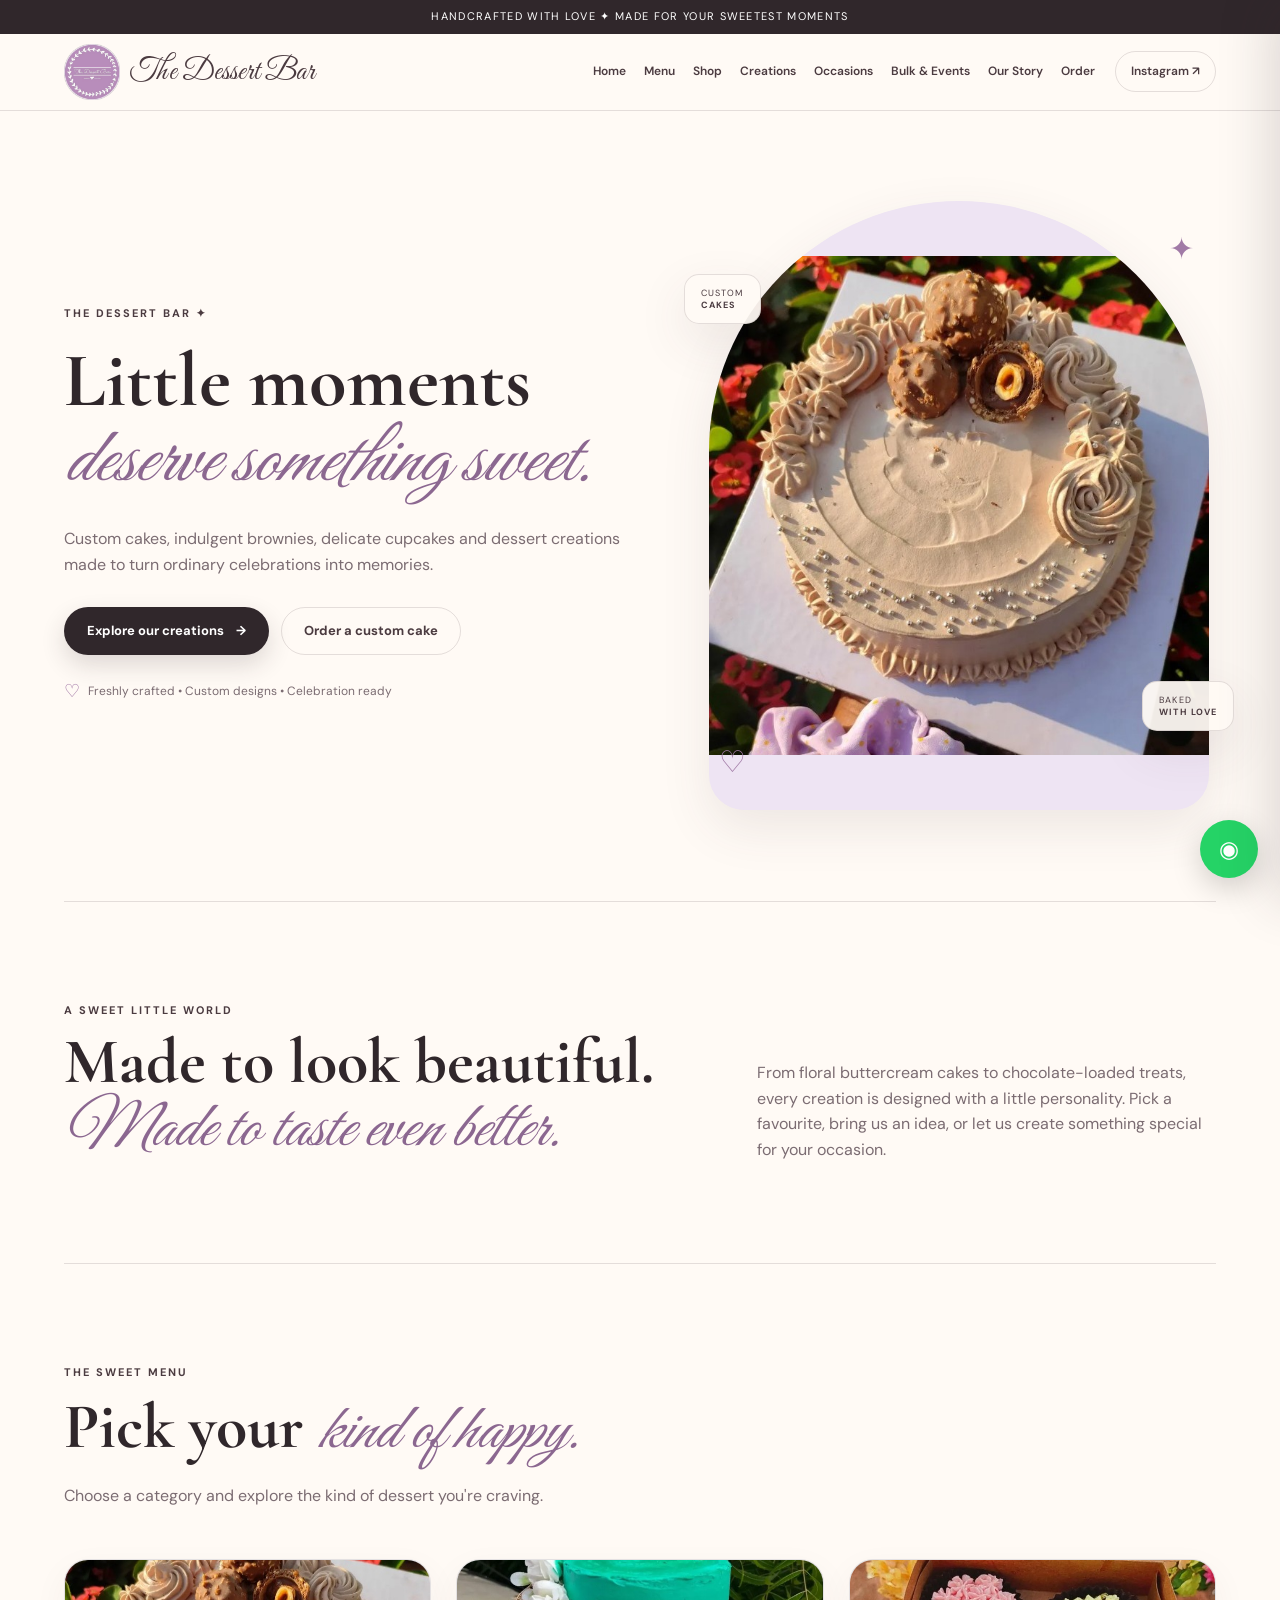
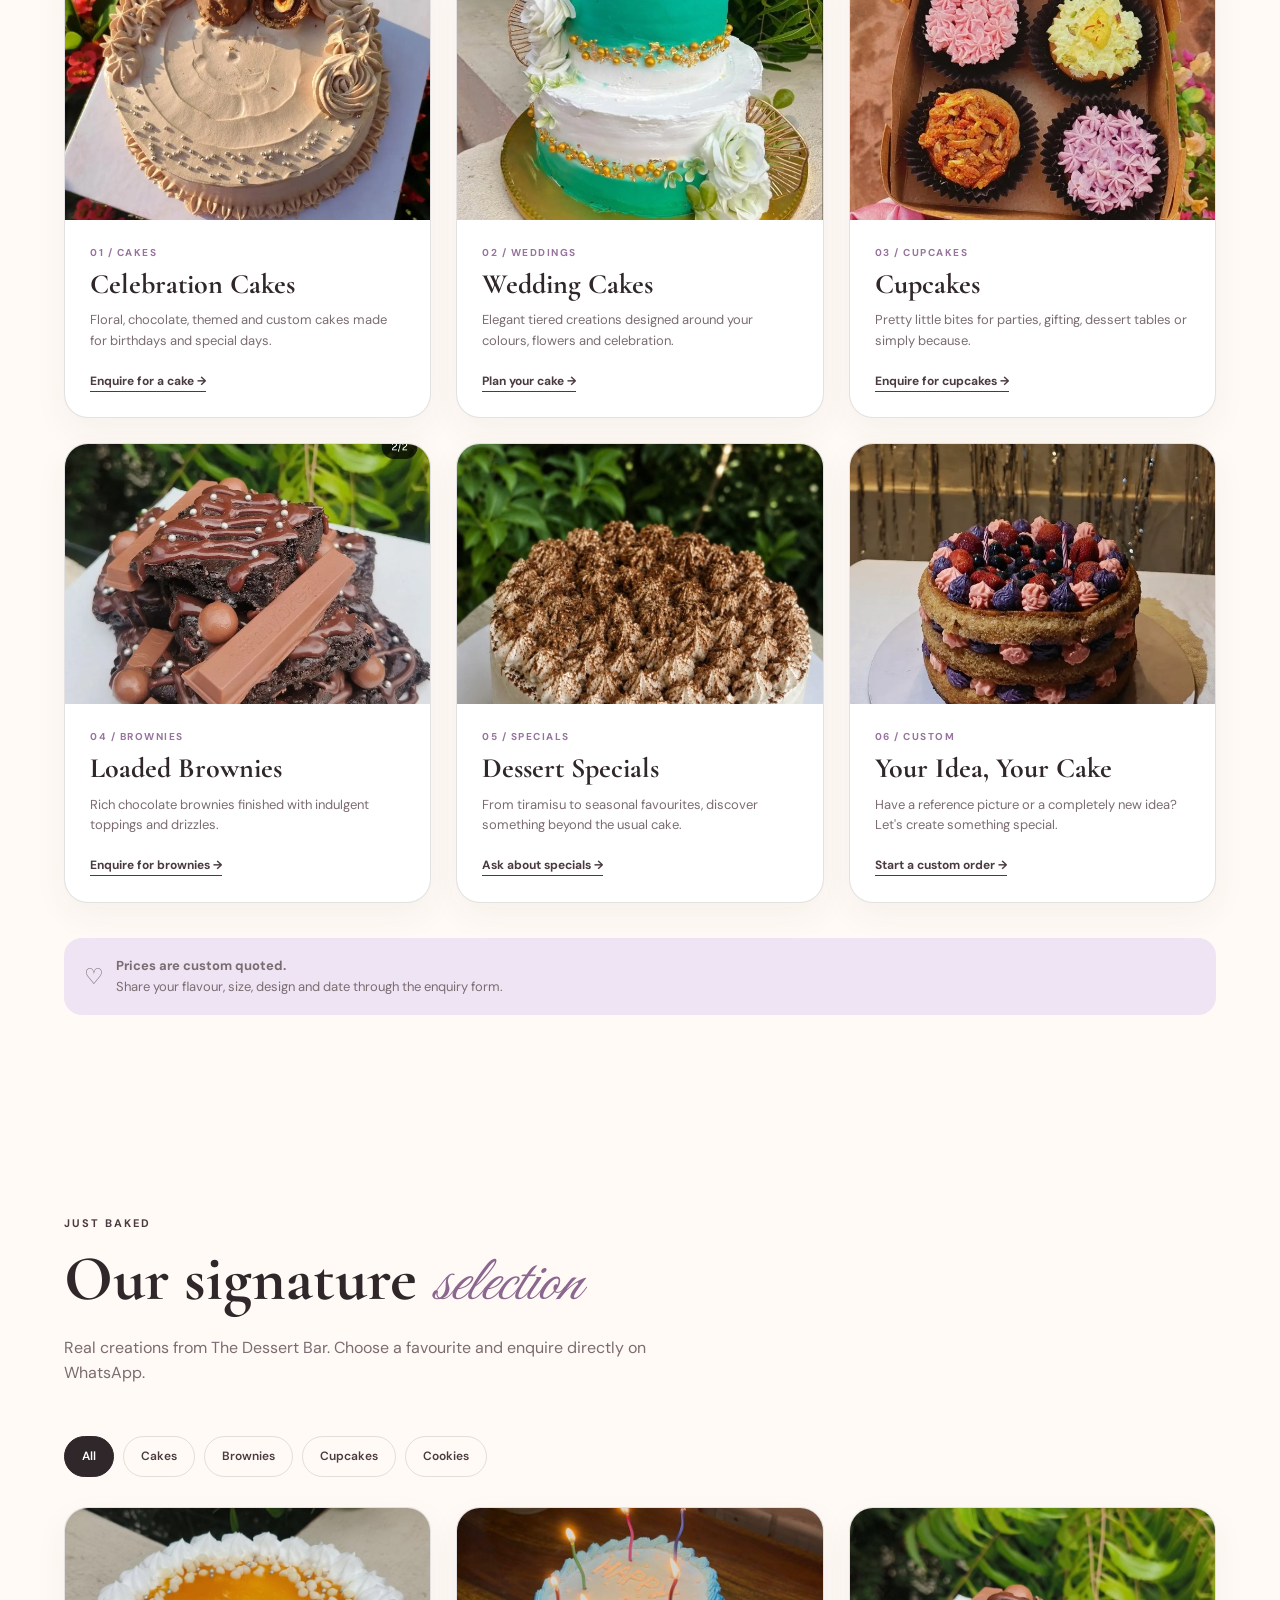
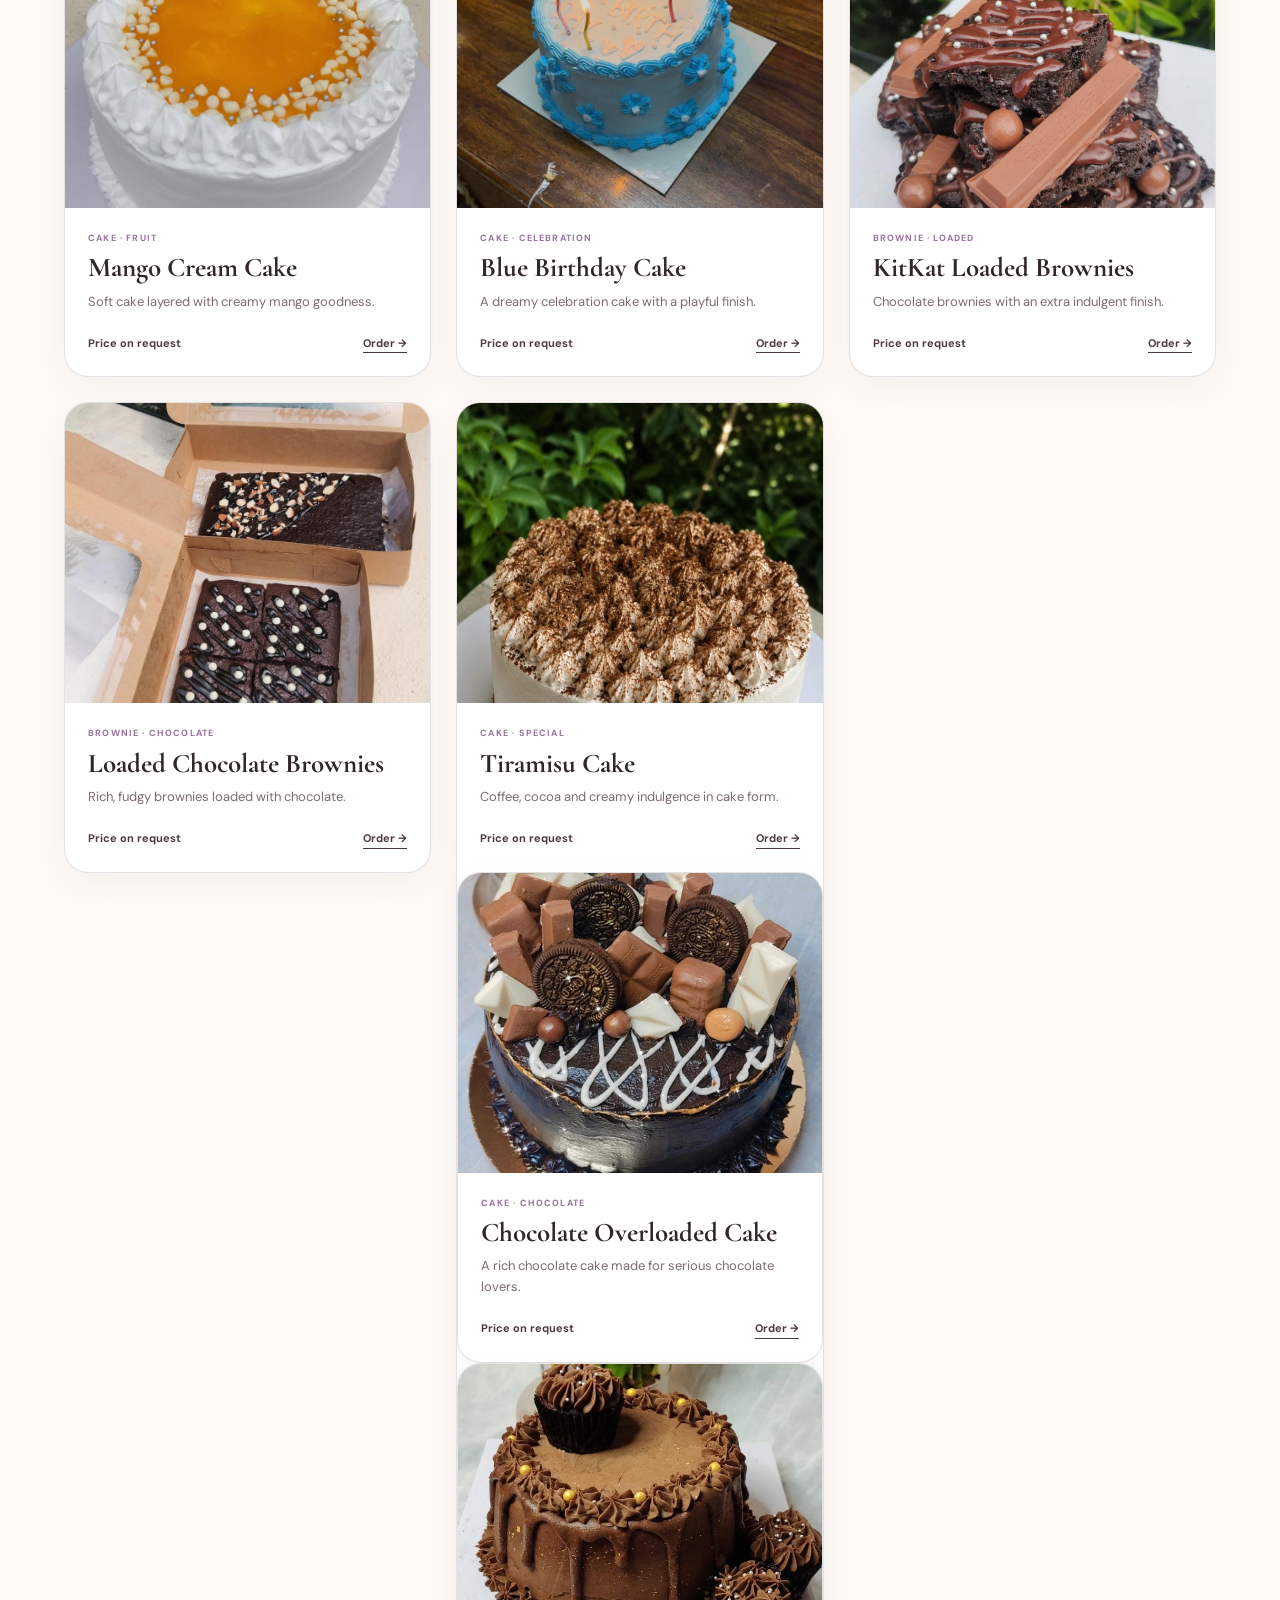
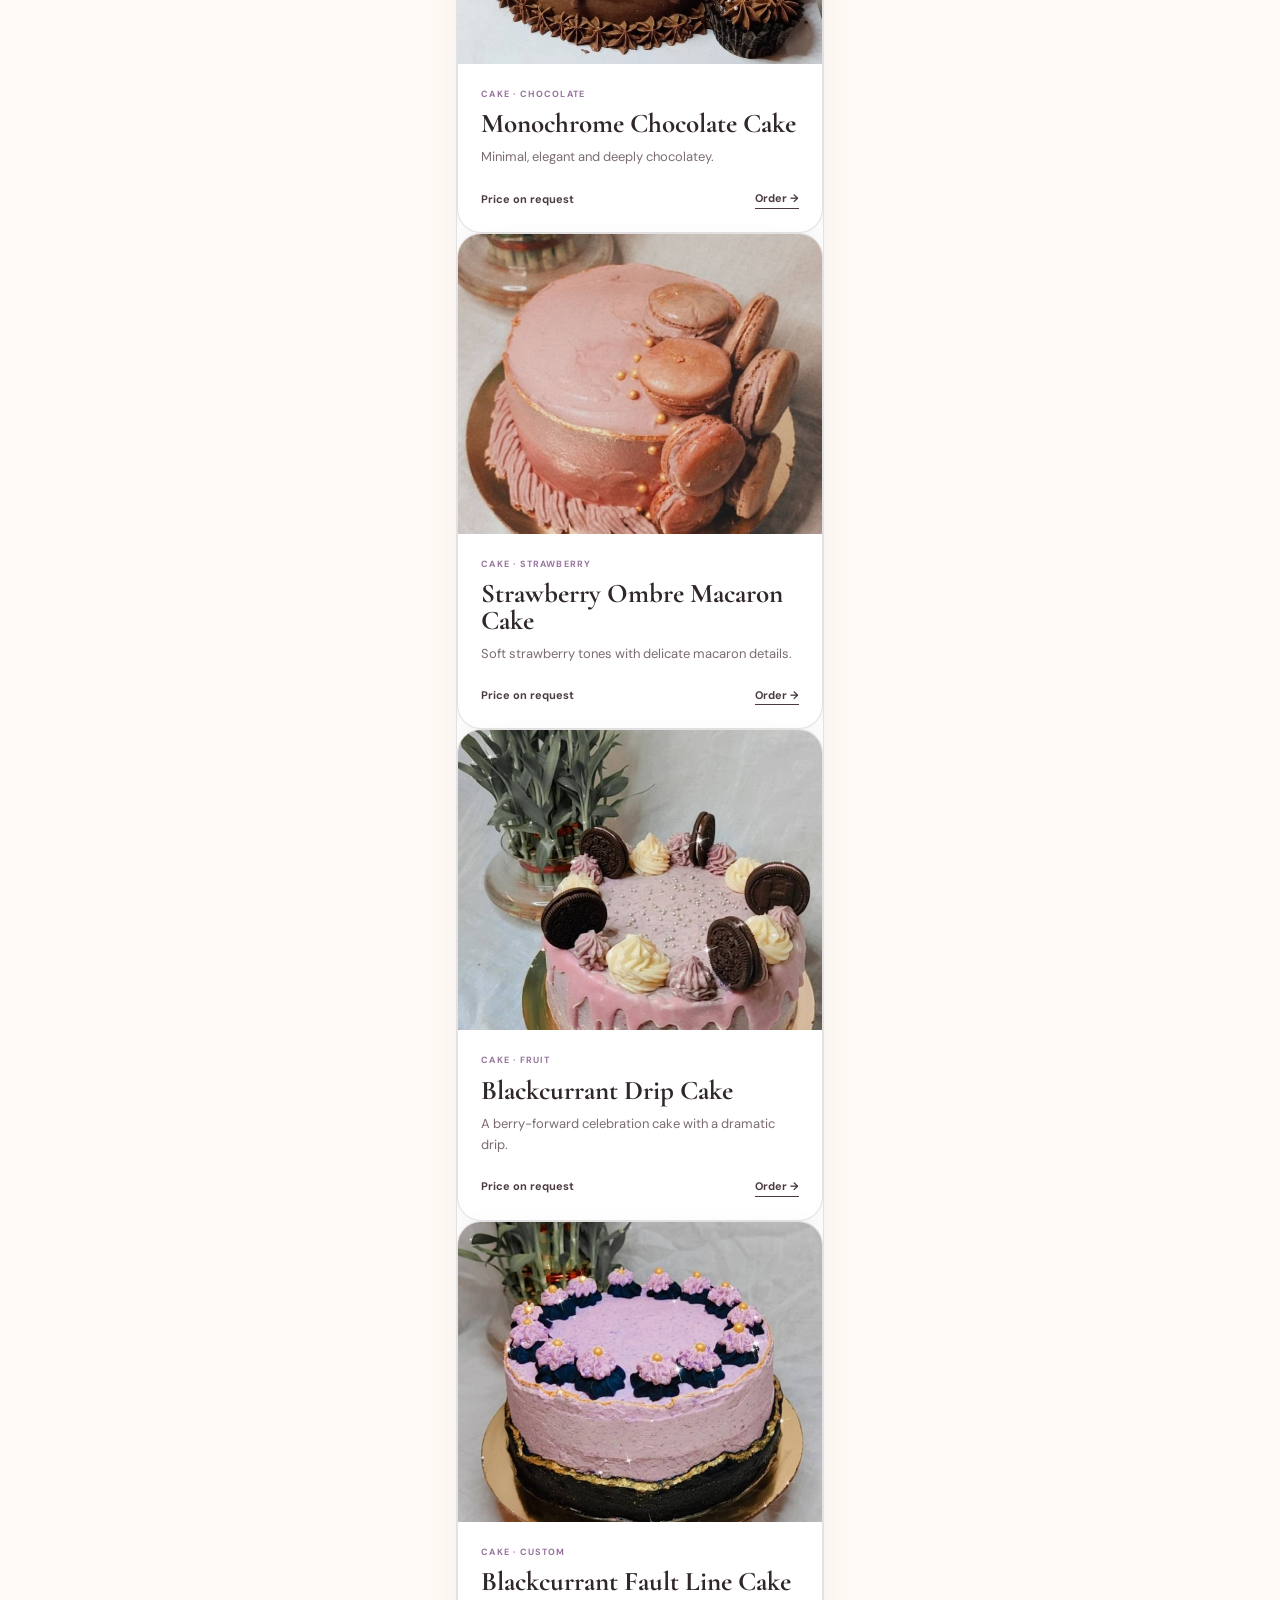
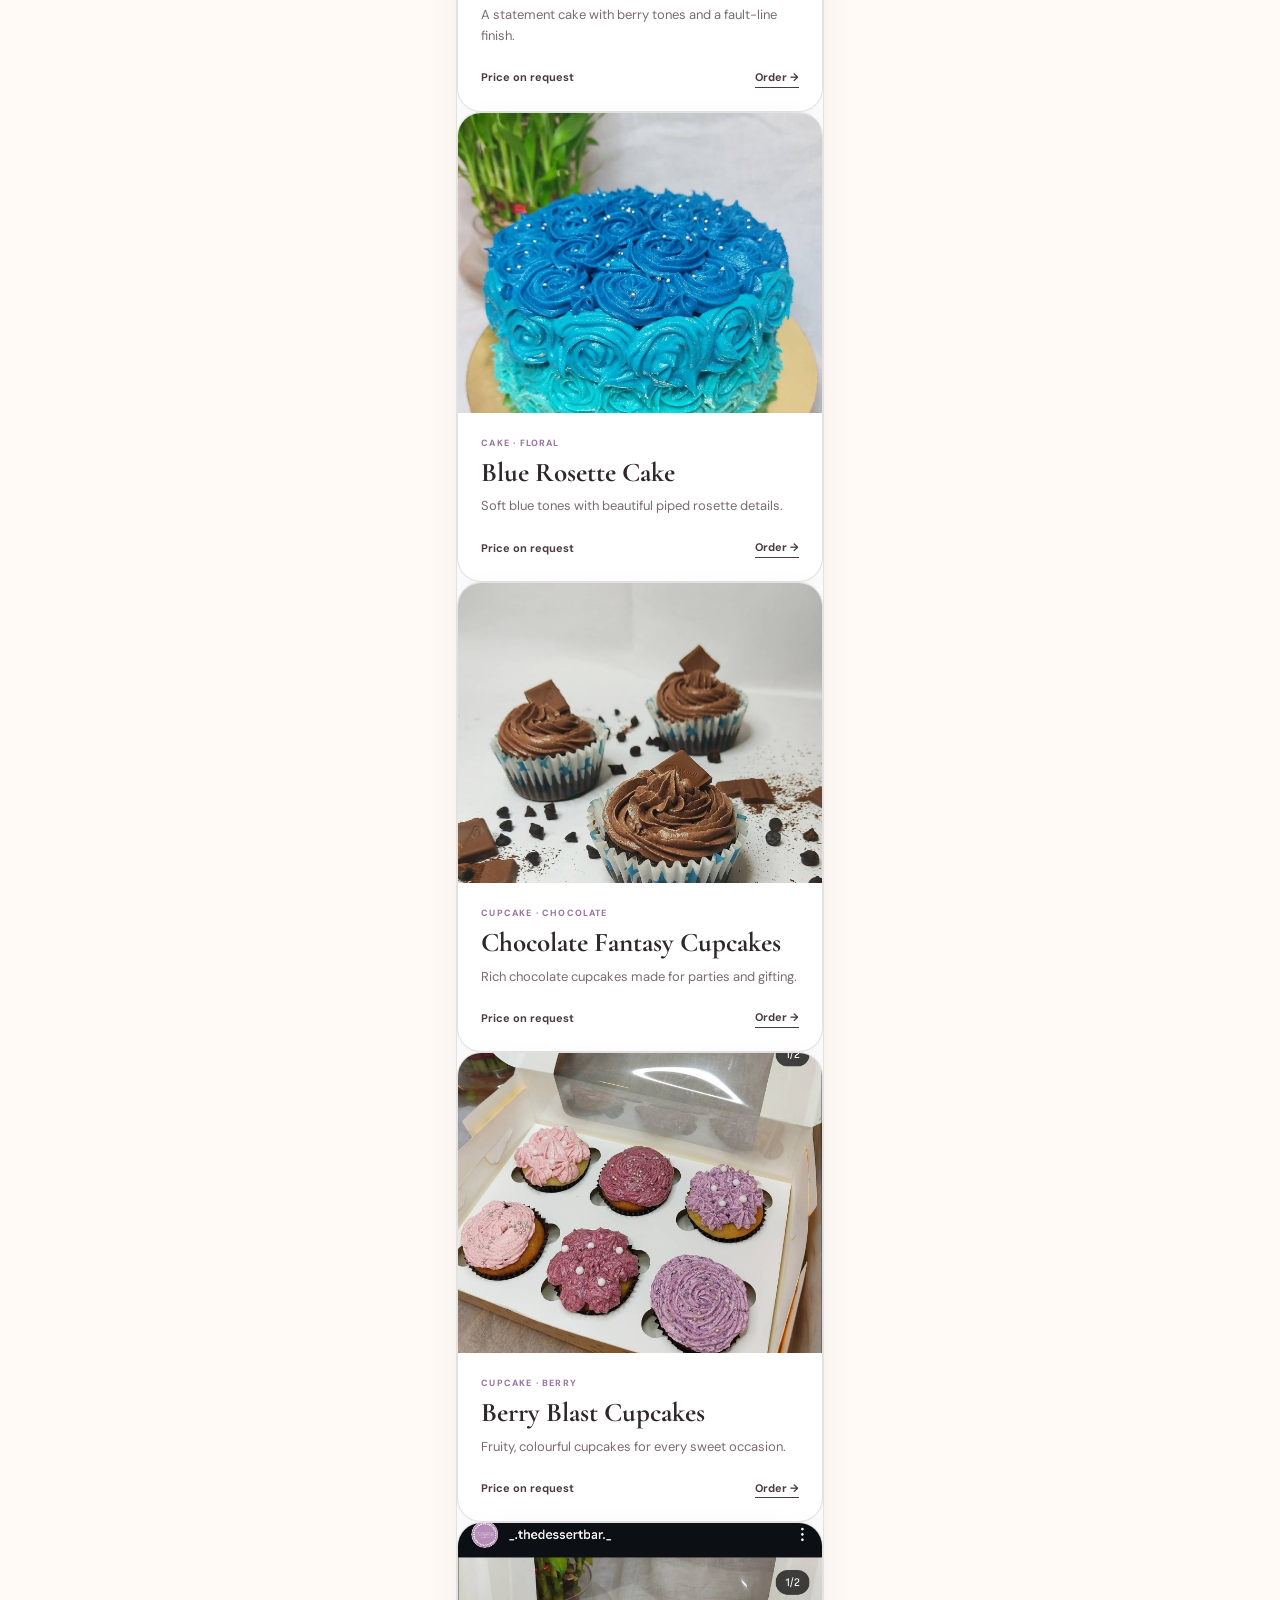
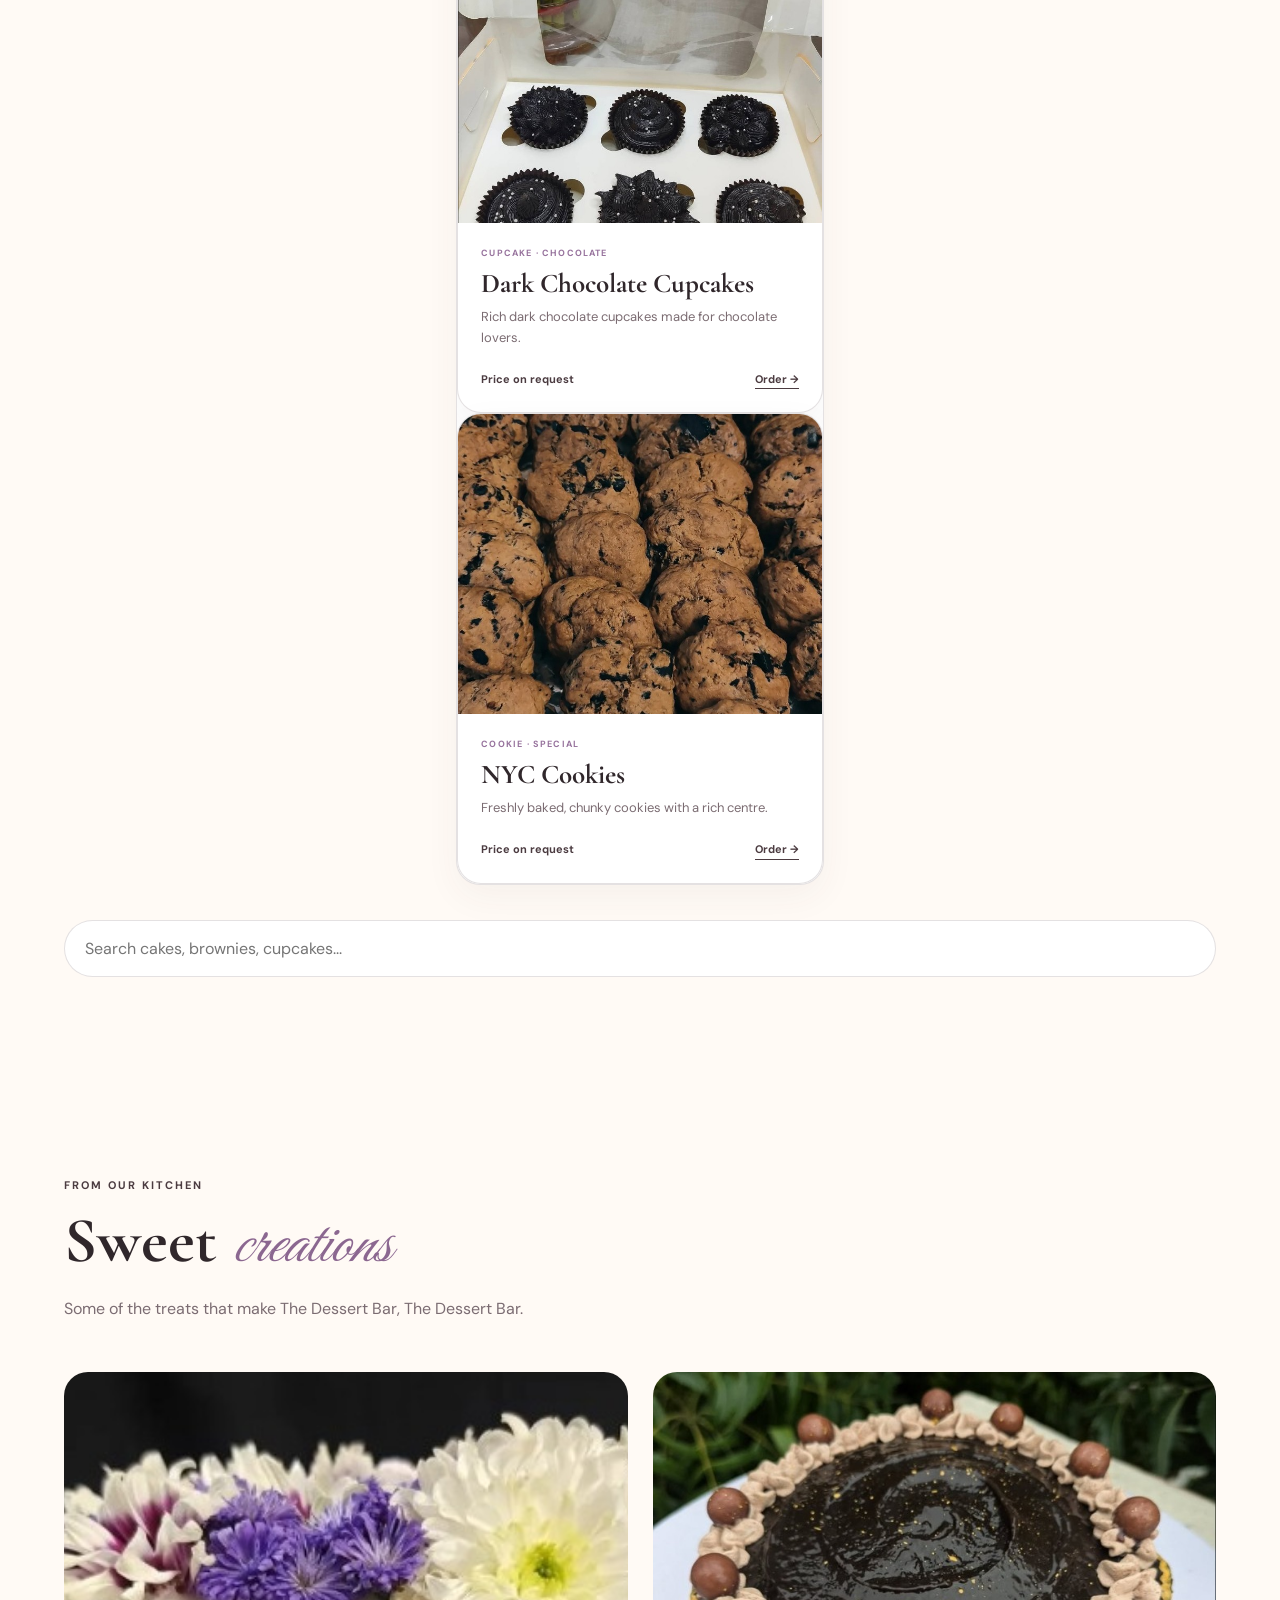
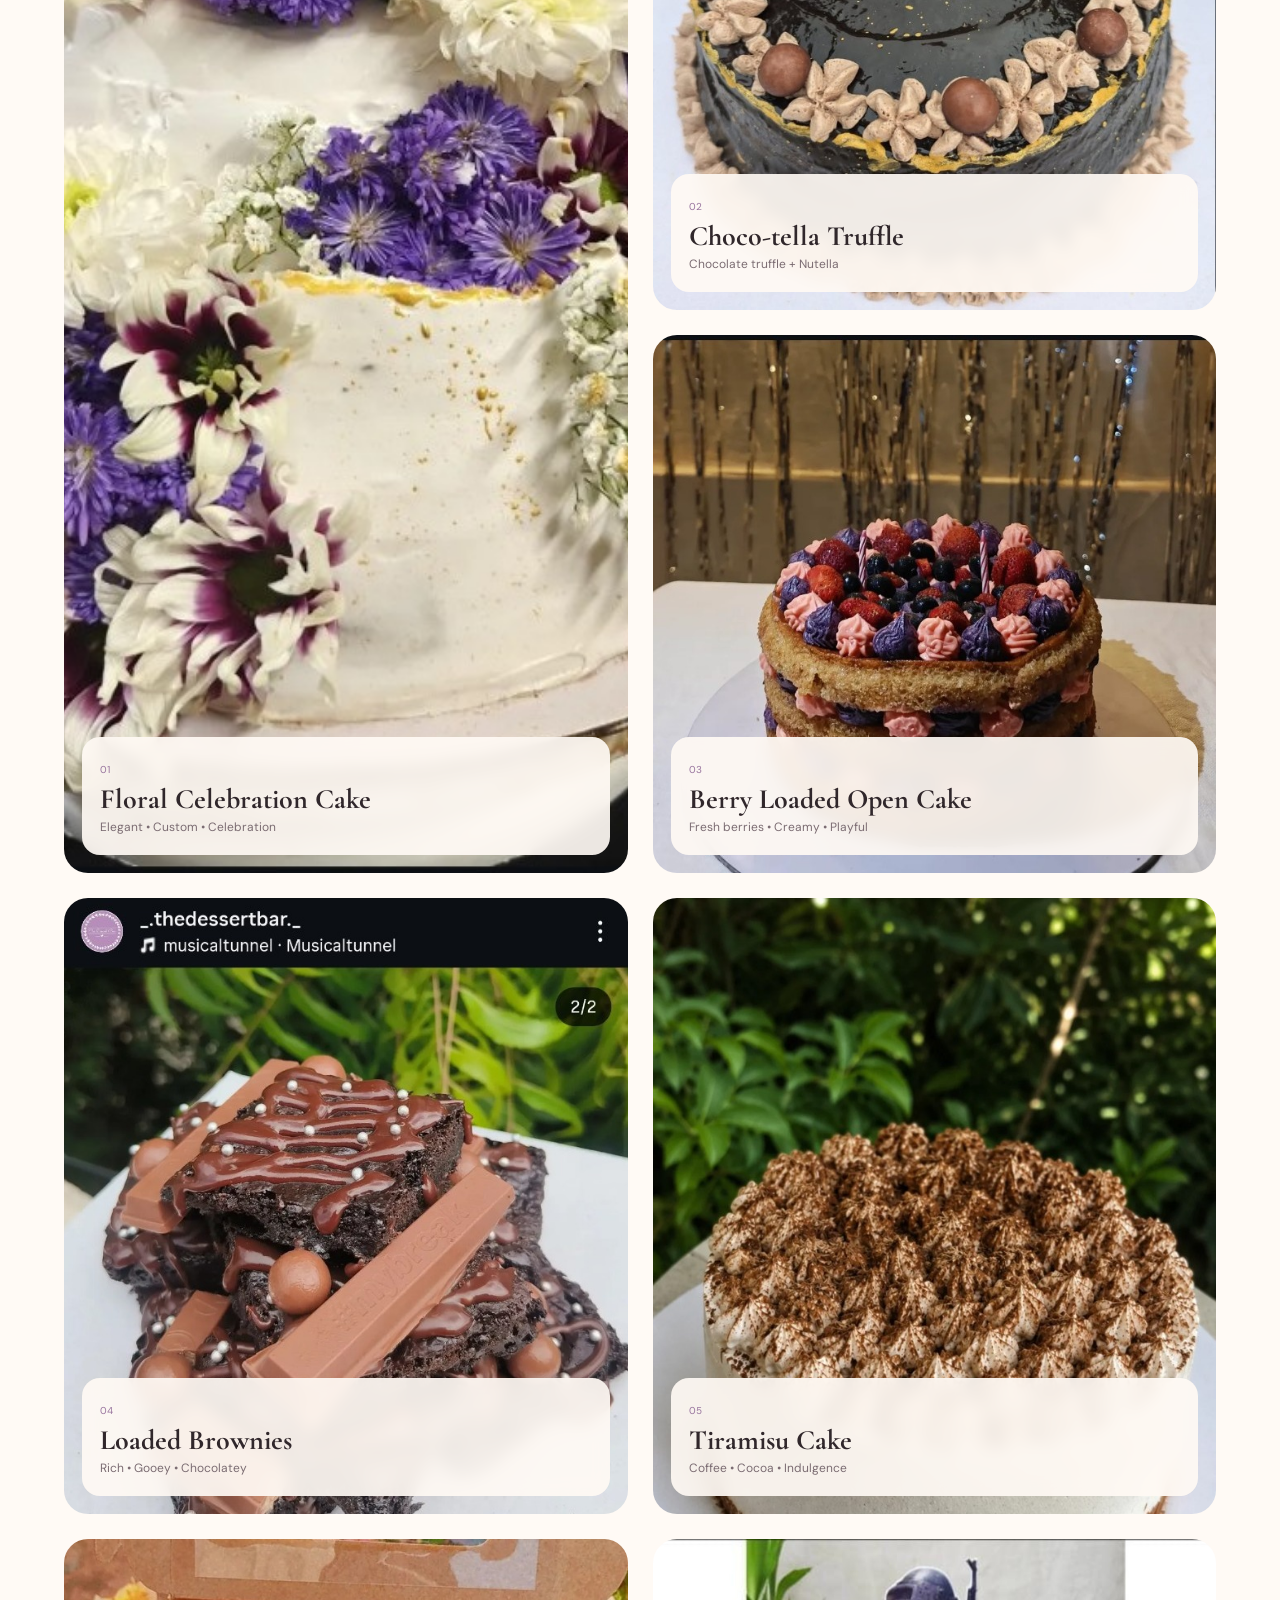
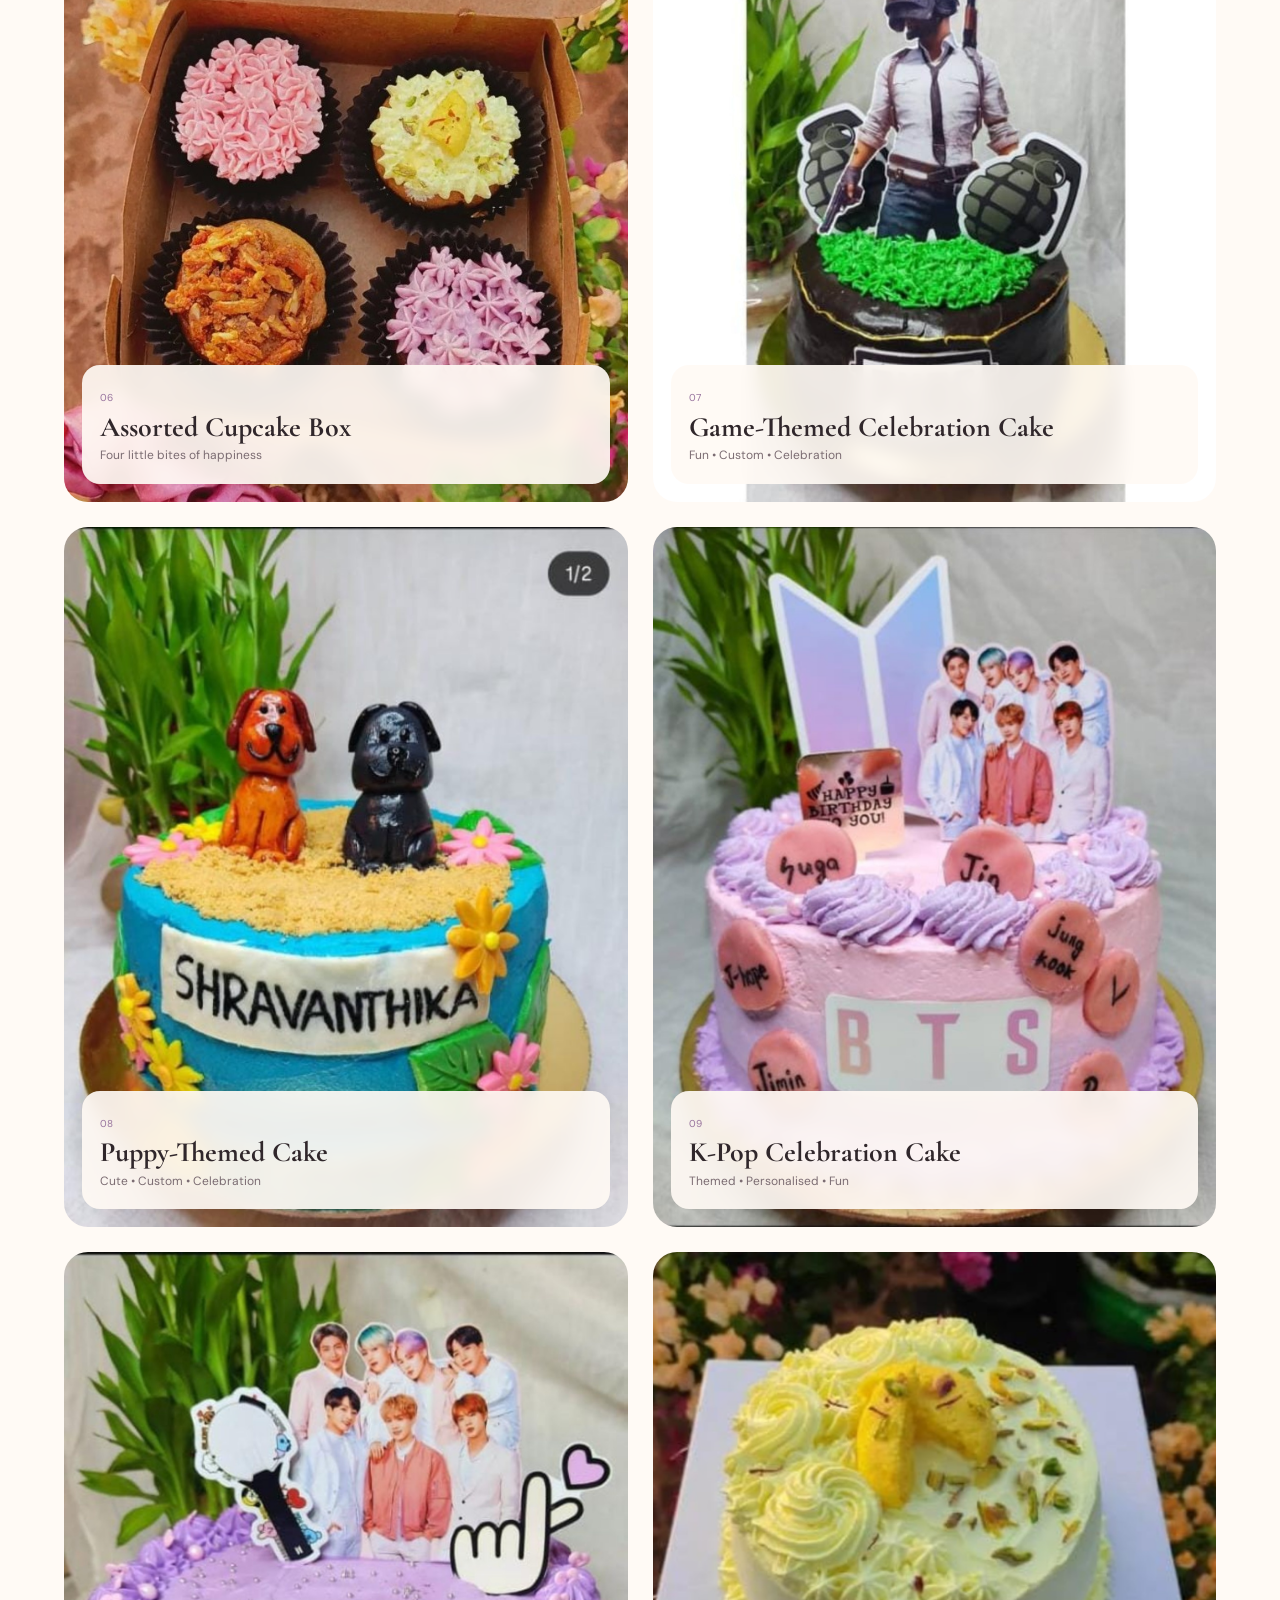
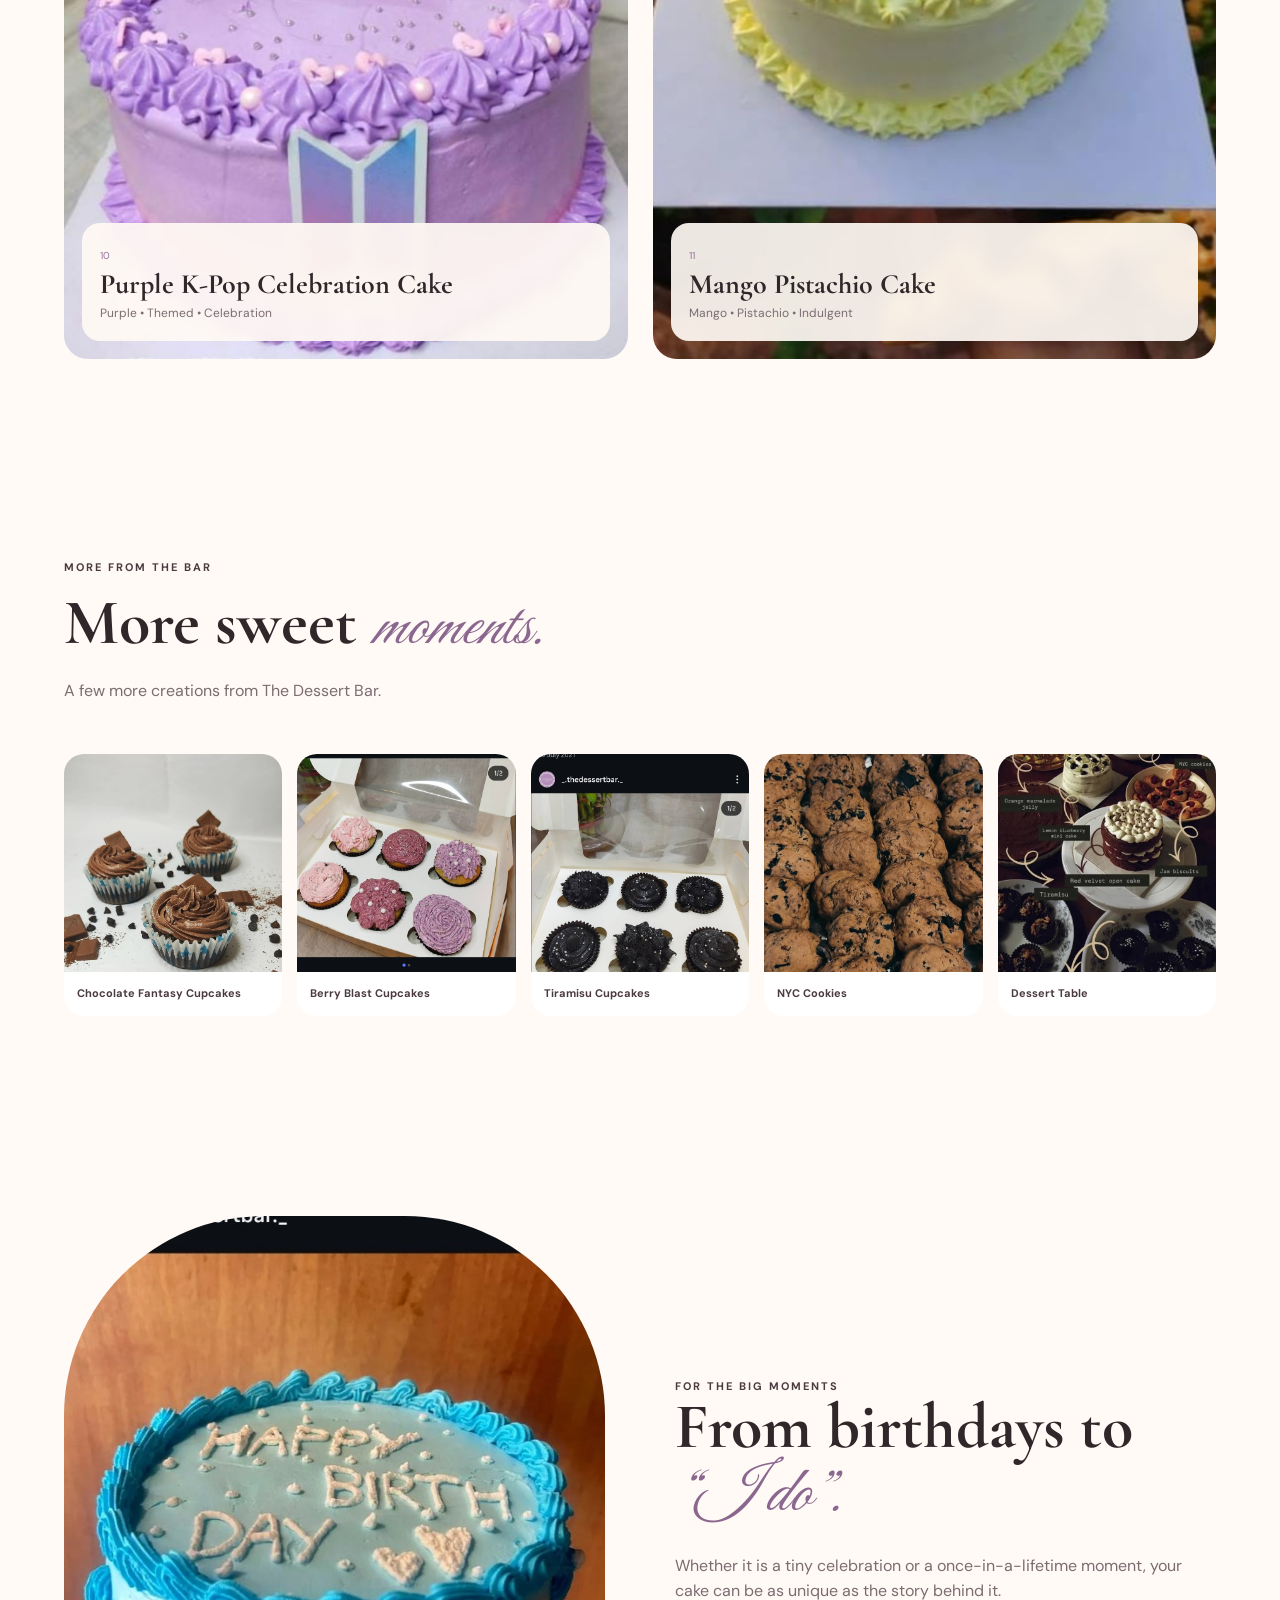
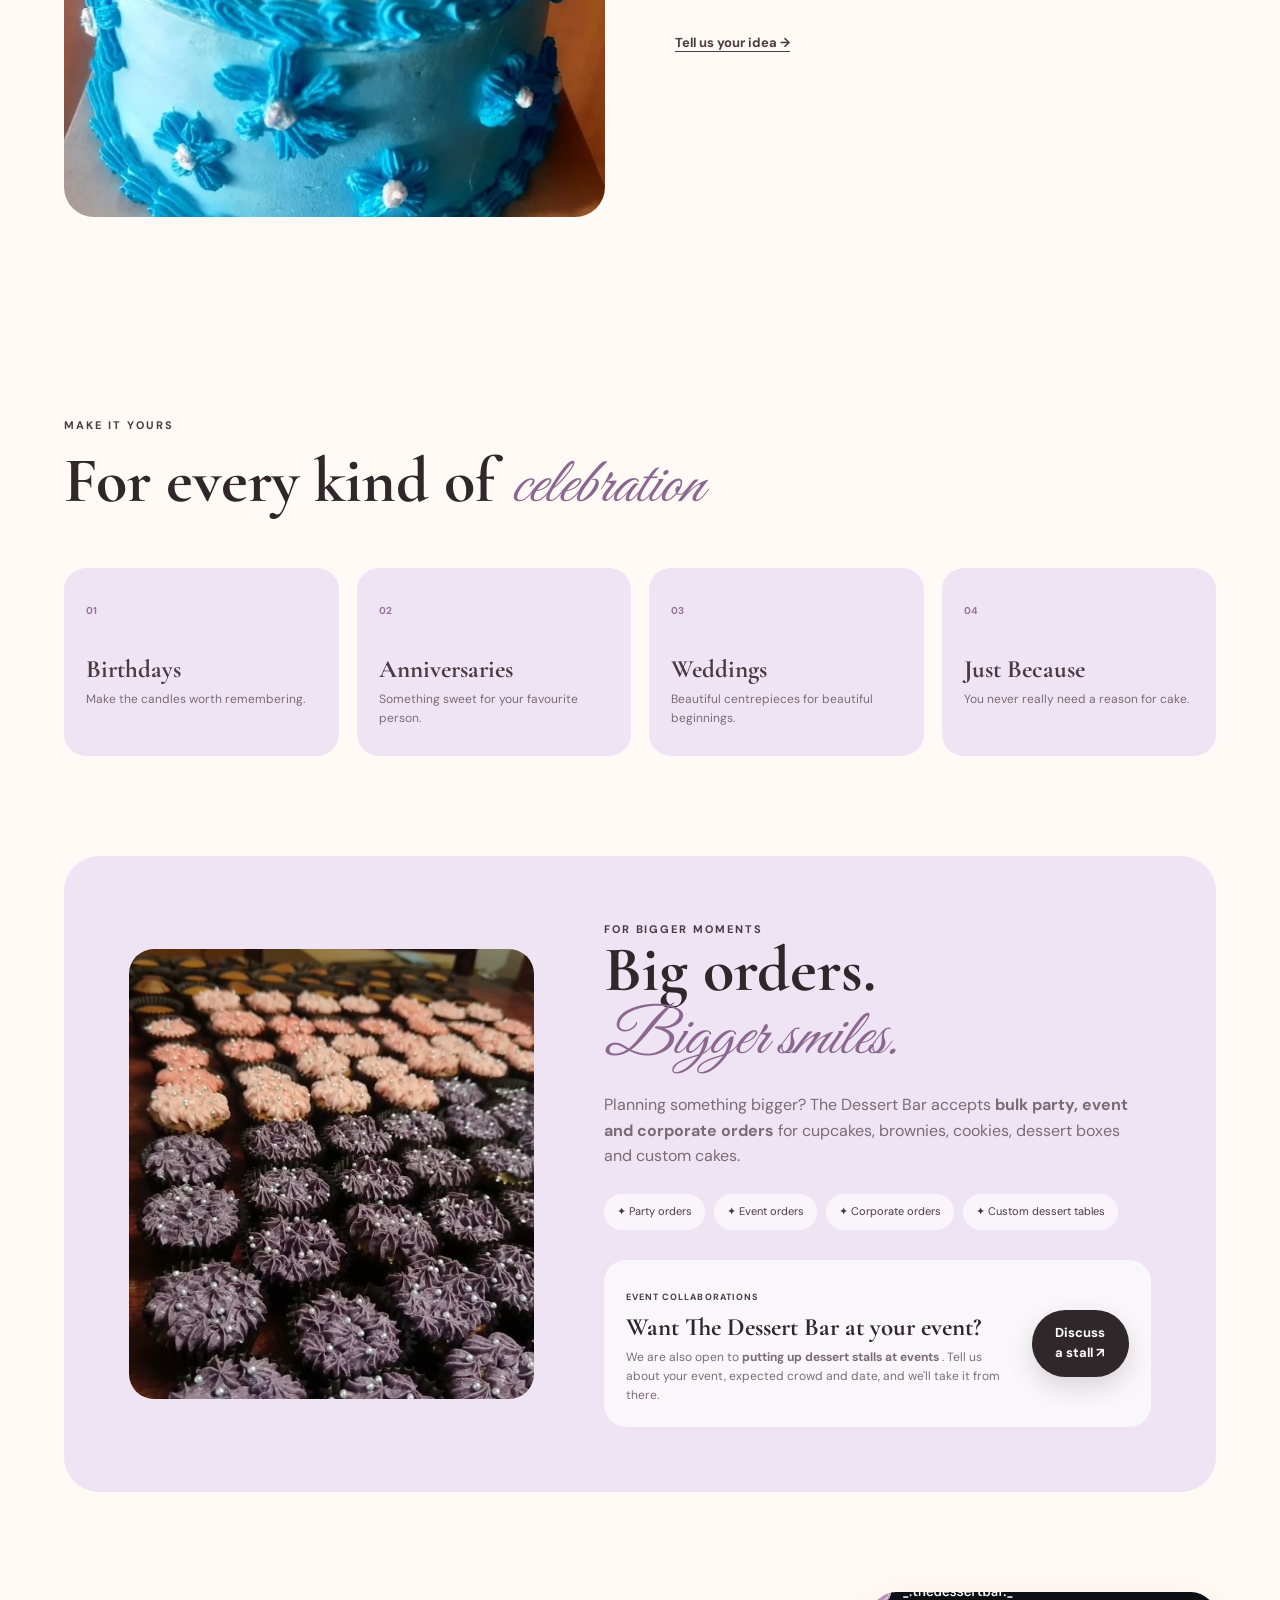
<file: index.html>
<!DOCTYPE html>
<html lang="en">
<head>
  <meta charset="UTF-8">
  <meta name="viewport" content="width=device-width, initial-scale=1.0">

  <title>The Dessert Bar | Custom Cakes, Cupcakes & Brownies</title>

  <meta name="description" content="The Dessert Bar creates handcrafted custom cakes, cupcakes, brownies, cookies and dessert boxes for celebrations, parties, events and corporate orders. Price on request.">

  <meta name="keywords" content="The Dessert Bar, custom cakes, celebration cakes, wedding cakes, cupcakes, brownies, dessert boxes, cookies, event desserts, corporate dessert orders">

  <meta name="author" content="The Dessert Bar">
  <meta name="robots" content="index, follow, max-image-preview:large">
  <meta name="theme-color" content="#f4e8f5">

  <link rel="canonical" href="https://110228sarvesh-a11y.github.io/thedessertbar/">

  <meta property="og:type" content="website">
  <meta property="og:title" content="The Dessert Bar | Custom Cakes, Cupcakes & Brownies">
  <meta property="og:description" content="Handcrafted cakes, cupcakes, brownies, cookies and custom dessert creations for celebrations, parties and events.">
  <meta property="og:url" content="https://110228sarvesh-a11y.github.io/thedessertbar/">
  <meta property="og:image" content="https://110228sarvesh-a11y.github.io/thedessertbar/images/ferrero-cake.jpg">
  <meta property="og:site_name" content="The Dessert Bar">

  <meta name="twitter:card" content="summary_large_image">
  <meta name="twitter:title" content="The Dessert Bar | Custom Cakes, Cupcakes & Brownies">
  <meta name="twitter:description" content="Handcrafted desserts made for your sweetest moments.">
  <meta name="twitter:image" content="https://110228sarvesh-a11y.github.io/thedessertbar/images/ferrero-cake.jpg">

  <script type="application/ld+json">
  {
    "@context": "https://schema.org",
    "@type": "Bakery",
    "name": "The Dessert Bar",
    "description": "Handcrafted custom cakes, cupcakes, brownies, cookies and dessert creations for celebrations, parties, events and corporate orders.",
    "url": "https://110228sarvesh-a11y.github.io/thedessertbar/",
    "telephone": "+918667607462",
    "image": "https://110228sarvesh-a11y.github.io/thedessertbar/images/ferrero-cake.jpg",
    "sameAs": [
      "https://www.instagram.com/_.thedessertbar._"
    ]
  }
  </script>

  <link rel="stylesheet" href="style.css">

  <link rel="preconnect" href="https://fonts.googleapis.com">
  <link rel="preconnect" href="https://fonts.gstatic.com" crossorigin>

  <link href="https://fonts.googleapis.com/css2?family=Cormorant+Garamond:wght@500;600;700&family=DM+Sans:wght@400;500;600;700&family=Great+Vibes&display=swap" rel="stylesheet">
</head>

<body>

  <div class="announcement">
    Handcrafted with love ✦ Made for your sweetest moments
  </div>

  <header class="site-header">

    <a href="#home" class="brand">
      <img src="images/logo-clean.png" alt="The Dessert Bar logo">
      <span>The Dessert Bar</span>
    </a>

    <nav id="mainNav">
      <a href="#home">Home</a>
      <a href="#menu">Menu</a>
      <a href="#shop">Shop</a>
      <a href="#creations">Creations</a>
      <a href="#occasions">Occasions</a>
      <a href="#bulk">Bulk & Events</a>
      <a href="#about">Our Story</a>
      <a href="#order">Order</a>
    </nav>

    <a
      class="instagram-btn"
      href="https://www.instagram.com/_.thedessertbar._"
      target="_blank"
      rel="noopener">
      Instagram ↗
    </a>

    <button
      class="menu-btn"
      id="menuToggle"
      aria-label="Open menu"
      aria-expanded="false">
      ☰
    </button>

  </header>

  <main>

    <section class="hero" id="home">

      <div class="hero-copy">

        <p class="eyebrow">
          THE DESSERT BAR ✦
        </p>

        <h1>
          Little moments<br>
          <em>deserve something sweet.</em>
        </h1>

        <p class="hero-text">
          Custom cakes, indulgent brownies, delicate cupcakes and dessert creations
          made to turn ordinary celebrations into memories.
        </p>

        <div class="hero-actions">

          <a
            href="#creations"
            class="btn primary">
            Explore our creations
            <span>→</span>
          </a>

          <a
            href="#order"
            class="btn ghost">
            Order a custom cake
          </a>

        </div>

        <div class="mini-note">
          <span>♡</span>
          Freshly crafted • Custom designs • Celebration ready
        </div>

      </div>

      <div class="hero-art">

        <div class="arch">

          <img
            src="images/ferrero-cake.jpg"
            alt="Nutella Ferrero cake">

        </div>

        <div class="floating-tag top">
          CUSTOM<br>
          <b>CAKES</b>
        </div>

        <div class="floating-tag bottom">
          BAKED<br>
          <b>WITH LOVE</b>
        </div>

        <div class="doodle one">
          ✦
        </div>

        <div class="doodle two">
          ♡
        </div>

      </div>

    </section>

    <section class="intro section">

      <div>

        <p class="eyebrow">
          A SWEET LITTLE WORLD
        </p>

        <h2>
          Made to look beautiful.<br>
          <em>Made to taste even better.</em>
        </h2>

      </div>

      <p>
        From floral buttercream cakes to chocolate-loaded treats, every creation
        is designed with a little personality. Pick a favourite, bring us an idea,
        or let us create something special for your occasion.
      </p>

    </section>

    <section class="menu section" id="menu">

      <div class="section-heading">

        <p class="eyebrow">
          THE SWEET MENU
        </p>

        <h2>
          Pick your <em>kind of happy.</em>
        </h2>

        <p>
          Choose a category and explore the kind of dessert you're craving.
        </p>

      </div>

      <div class="menu-grid">

        <article class="menu-card">

          <div class="menu-photo">

            <img
              src="images/ferrero-cake.jpg"
              alt="Custom celebration cake">

          </div>

          <div class="menu-card-body">

            <span class="menu-number">
              01 / CAKES
            </span>

            <h3>
              Celebration Cakes
            </h3>

            <p>
              Floral, chocolate, themed and custom cakes made for birthdays and special days.
            </p>

            <a
              href="#order"
              class="menu-link"
              data-product="Celebration Cake">
              Enquire for a cake →
            </a>

          </div>

        </article>

        <article class="menu-card">

          <div class="menu-photo">

            <img
              src="images/wedding-cake.jpg"
              alt="Two tier wedding cake">

          </div>

          <div class="menu-card-body">

            <span class="menu-number">
              02 / WEDDINGS
            </span>

            <h3>
              Wedding Cakes
            </h3>

            <p>
              Elegant tiered creations designed around your colours, flowers and celebration.
            </p>

            <a
              href="#order"
              class="menu-link"
              data-product="Wedding Cake">
              Plan your cake →
            </a>

          </div>

        </article>

        <article class="menu-card">

          <div class="menu-photo">

            <img
              src="images/cupcake-box.jpg"
              alt="Assorted cupcakes">

          </div>

          <div class="menu-card-body">

            <span class="menu-number">
              03 / CUPCAKES
            </span>

            <h3>
              Cupcakes
            </h3>

            <p>
              Pretty little bites for parties, gifting, dessert tables or simply because.
            </p>

            <a
              href="#order"
              class="menu-link"
              data-product="Cupcakes">
              Enquire for cupcakes →
            </a>

          </div>

        </article>

        <article class="menu-card">

          <div class="menu-photo">

            <img
              src="images/brownies.jpg"
              alt="Loaded chocolate brownies">

          </div>

          <div class="menu-card-body">

            <span class="menu-number">
              04 / BROWNIES
            </span>

            <h3>
              Loaded Brownies
            </h3>

            <p>
              Rich chocolate brownies finished with indulgent toppings and drizzles.
            </p>

            <a
              href="#order"
              class="menu-link"
              data-product="Loaded Brownies">
              Enquire for brownies →
            </a>

          </div>

        </article>

        <article class="menu-card">

          <div class="menu-photo">

            <img
              class="zoomable"
              src="images/tiramisu.jpg"
              alt="Tiramisu cake">

          </div>

          <div class="menu-card-body">

            <span class="menu-number">
              05 / SPECIALS
            </span>

            <h3>
              Dessert Specials
            </h3>

            <p>
              From tiramisu to seasonal favourites, discover something beyond the usual cake.
            </p>

            <a
              href="#order"
              class="menu-link"
              data-product="Dessert Special">
              Ask about specials →
            </a>

          </div>

        </article>

        <article class="menu-card">

          <div class="menu-photo">

            <img
              src="images/berry-cake.jpg"
              alt="Berry loaded cake">

          </div>

          <div class="menu-card-body">

            <span class="menu-number">
              06 / CUSTOM
            </span>

            <h3>
              Your Idea, Your Cake
            </h3>

            <p>
              Have a reference picture or a completely new idea? Let's create something special.
            </p>

            <a
              href="#order"
              class="menu-link"
              data-product="Custom Cake">
              Start a custom order →
            </a>

          </div>

        </article>

      </div>

      <div class="menu-note">

        <span>♡</span>

        <div>

          <strong>
            Prices are custom quoted.
          </strong>

          <br>

          Share your flavour, size, design and date through the enquiry form.

        </div>

      </div>

    </section>

    <section
      class="signature-menu section"
      id="shop">

      <div class="section-heading">

        <p class="eyebrow">
          JUST BAKED
        </p>

        <h2>
          Our signature <em>selection</em>
        </h2>

        <p>
          Real creations from The Dessert Bar.
          Choose a favourite and enquire directly on WhatsApp.
        </p>

      </div>

      <div
        class="filter-bar"
        aria-label="Filter desserts">

        <button
          class="filter active"
          data-filter="all">
          All
        </button>

        <button
          class="filter"
          data-filter="cake">
          Cakes
        </button>

        <button
          class="filter"
          data-filter="brownie">
          Brownies
        </button>

        <button
          class="filter"
          data-filter="cupcake">
          Cupcakes
        </button>

        <button
          class="filter"
          data-filter="cookie">
          Cookies
        </button>

      </div>

      <div class="signature-grid">

        <article
          class="signature-card"
          data-category="cake">

          <div class="signature-photo">

            <img
              src="images/mango-cream-cake.jpg"
              alt="Mango cream cake">

          </div>

          <div class="signature-body">

            <span>CAKE · FRUIT</span>

            <h3>
              Mango Cream Cake
            </h3>

            <p>
              Soft cake layered with creamy mango goodness.
            </p>

            <div class="card-bottom">

              <strong>
                Price on request
              </strong>

              <a
                href="#order"
                class="order-mini"
                data-product="Mango Cream Cake">
                Order →
              </a>

            </div>

          </div>

        </article>

        <article
          class="signature-card"
          data-category="cake">

          <div class="signature-photo">

            <img
              src="images/blue-birthday-new.jpg"
              alt="Blue birthday cake">

          </div>

          <div class="signature-body">

            <span>CAKE · CELEBRATION</span>

            <h3>
              Blue Birthday Cake
            </h3>

            <p>
              A dreamy celebration cake with a playful finish.
            </p>

            <div class="card-bottom">

              <strong>
                Price on request
              </strong>

              <a
                href="#order"
                class="order-mini"
                data-product="Blue Birthday Cake">
                Order →
              </a>

            </div>

          </div>

        </article>

        <article
          class="signature-card"
          data-category="brownie">

          <div class="signature-photo">

            <img
              src="images/loaded-brownies.jpg"
              alt="KitKat loaded brownies">

          </div>

          <div class="signature-body">

            <span>BROWNIE · LOADED</span>

            <h3>
              KitKat Loaded Brownies
            </h3>

            <p>
              Chocolate brownies with an extra indulgent finish.
            </p>

            <div class="card-bottom">

              <strong>
                Price on request
              </strong>

              <a
                href="#order"
                class="order-mini"
                data-product="KitKat Loaded Brownies">
                Order →
              </a>

            </div>

          </div>

        </article>

        <article
          class="signature-card"
          data-category="brownie">

          <div class="signature-photo">

            <img
              src="images/brownie-box.jpg"
              alt="Loaded chocolate brownies">

          </div>

          <div class="signature-body">

            <span>BROWNIE · CHOCOLATE</span>

            <h3>
              Loaded Chocolate Brownies
            </h3>

            <p>
              Rich, fudgy brownies loaded with chocolate.
            </p>

            <div class="card-bottom">

              <strong>
                Price on request
              </strong>

              <a
                href="#order"
                class="order-mini"
                data-product="Loaded Chocolate Brownies">
                Order →
              </a>

            </div>

          </div>

        </article>

        <article
          class="signature-card"
          data-category="cake">

          <div class="signature-photo">

            <img
              src="images/tiramisu.jpg"
              alt="Tiramisu cake">

          </div>

          <div class="signature-body">

            <span>CAKE · SPECIAL</span>

            <h3>
              Tiramisu Cake
            </h3>

            <p>
              Coffee, cocoa and creamy indulgence in cake form.
            </p>

            <div class="card-bottom">

              <strong>
                Price on request
              </strong>

              <a
                href="#order"
                class="order-mini"
                data-product="Tiramisu Cake">
                Order →
              </a>

            </div>

          </div>
                  <article
          class="signature-card"
          data-category="cake">

          <div class="signature-photo">

            <img
              src="images/chocolate-overloaded.jpg"
              alt="Chocolate overloaded cake">

          </div>

          <div class="signature-body">

            <span>CAKE · CHOCOLATE</span>

            <h3>
              Chocolate Overloaded Cake
            </h3>

            <p>
              A rich chocolate cake made for serious chocolate lovers.
            </p>

            <div class="card-bottom">

              <strong>
                Price on request
              </strong>

              <a
                href="#order"
                class="order-mini"
                data-product="Chocolate Overloaded Cake">
                Order →
              </a>

            </div>

          </div>

        </article>


        <article
          class="signature-card"
          data-category="cake">

          <div class="signature-photo">

            <img
              src="images/monochrome-chocolate.jpg"
              alt="Monochrome chocolate cake">

          </div>

          <div class="signature-body">

            <span>CAKE · CHOCOLATE</span>

            <h3>
              Monochrome Chocolate Cake
            </h3>

            <p>
              Minimal, elegant and deeply chocolatey.
            </p>

            <div class="card-bottom">

              <strong>
                Price on request
              </strong>

              <a
                href="#order"
                class="order-mini"
                data-product="Monochrome Chocolate Cake">
                Order →
              </a>

            </div>

          </div>

        </article>


        <article
          class="signature-card"
          data-category="cake">

          <div class="signature-photo">

            <img
              src="images/strawberry-ombre-macaron.jpg"
              alt="Strawberry ombre macaron cake">

          </div>

          <div class="signature-body">

            <span>CAKE · STRAWBERRY</span>

            <h3>
              Strawberry Ombre Macaron Cake
            </h3>

            <p>
              Soft strawberry tones with delicate macaron details.
            </p>

            <div class="card-bottom">

              <strong>
                Price on request
              </strong>

              <a
                href="#order"
                class="order-mini"
                data-product="Strawberry Ombre Macaron Cake">
                Order →
              </a>

            </div>

          </div>

        </article>


        <article
          class="signature-card"
          data-category="cake">

          <div class="signature-photo">

            <img
              src="images/blackcurrant-drip.jpg"
              alt="Blackcurrant drip cake">

          </div>

          <div class="signature-body">

            <span>CAKE · FRUIT</span>

            <h3>
              Blackcurrant Drip Cake
            </h3>

            <p>
              A berry-forward celebration cake with a dramatic drip.
            </p>

            <div class="card-bottom">

              <strong>
                Price on request
              </strong>

              <a
                href="#order"
                class="order-mini"
                data-product="Blackcurrant Drip Cake">
                Order →
              </a>

            </div>

          </div>

        </article>


        <article
          class="signature-card"
          data-category="cake">

          <div class="signature-photo">

            <img
              src="images/blackcurrant-faultline.jpg"
              alt="Blackcurrant fault line cake">

          </div>

          <div class="signature-body">

            <span>CAKE · CUSTOM</span>

            <h3>
              Blackcurrant Fault Line Cake
            </h3>

            <p>
              A statement cake with berry tones and a fault-line finish.
            </p>

            <div class="card-bottom">

              <strong>
                Price on request
              </strong>

              <a
                href="#order"
                class="order-mini"
                data-product="Blackcurrant Fault Line Cake">
                Order →
              </a>

            </div>

          </div>

        </article>


        <article
          class="signature-card"
          data-category="cake">

          <div class="signature-photo">

            <img
              src="images/blue-rosette-post.jpg"
              alt="Blue rosette cake">

          </div>

          <div class="signature-body">

            <span>CAKE · FLORAL</span>

            <h3>
              Blue Rosette Cake
            </h3>

            <p>
              Soft blue tones with beautiful piped rosette details.
            </p>

            <div class="card-bottom">

              <strong>
                Price on request
              </strong>

              <a
                href="#order"
                class="order-mini"
                data-product="Blue Rosette Cake">
                Order →
              </a>

            </div>

          </div>

        </article>


        <article
          class="signature-card"
          data-category="cupcake">

          <div class="signature-photo">

            <img
              src="images/chocolate-fantasy-cupcakes.jpg"
              alt="Chocolate fantasy cupcakes">

          </div>

          <div class="signature-body">

            <span>CUPCAKE · CHOCOLATE</span>

            <h3>
              Chocolate Fantasy Cupcakes
            </h3>

            <p>
              Rich chocolate cupcakes made for parties and gifting.
            </p>

            <div class="card-bottom">

              <strong>
                Price on request
              </strong>

              <a
                href="#order"
                class="order-mini"
                data-product="Chocolate Fantasy Cupcakes">
                Order →
              </a>

            </div>

          </div>

        </article>


        <article
          class="signature-card"
          data-category="cupcake">

          <div class="signature-photo">

            <img
              src="images/berry-blast-cupcakes.jpg"
              alt="Berry blast cupcakes">

          </div>

          <div class="signature-body">

            <span>CUPCAKE · BERRY</span>

            <h3>
              Berry Blast Cupcakes
            </h3>

            <p>
              Fruity, colourful cupcakes for every sweet occasion.
            </p>

            <div class="card-bottom">

              <strong>
                Price on request
              </strong>

              <a
                href="#order"
                class="order-mini"
                data-product="Berry Blast Cupcakes">
                Order →
              </a>

            </div>

          </div>

        </article>


        <article
          class="signature-card"
          data-category="cupcake">

          <div class="signature-photo">

            <img
              src="images/tiramisu-cupcakes-new.jpg"
              alt="Dark chocolate cupcakes">

          </div>

          <div class="signature-body">

            <span>CUPCAKE · CHOCOLATE</span>

            <h3>
              Dark Chocolate Cupcakes
            </h3>

            <p>
              Rich dark chocolate cupcakes made for chocolate lovers.
            </p>

            <div class="card-bottom">

              <strong>
                Price on request
              </strong>

              <a
                href="#order"
                class="order-mini"
                data-product="Dark Chocolate Cupcakes">
                Order →
              </a>

            </div>

          </div>

        </article>


        <article
          class="signature-card"
          data-category="cookie">

          <div class="signature-photo">

            <img
              src="images/nyc-cookies.jpg"
              alt="NYC cookies">

          </div>

          <div class="signature-body">

            <span>COOKIE · SPECIAL</span>

            <h3>
              NYC Cookies
            </h3>

            <p>
              Freshly baked, chunky cookies with a rich centre.
            </p>

            <div class="card-bottom">

              <strong>
                Price on request
              </strong>

              <a
                href="#order"
                class="order-mini"
                data-product="NYC Cookies">
                Order →
              </a>

            </div>

          </div>

        </article>

      </div>


      <div class="shop-tools">

        <div class="search-box">

          <input
            type="search"
            id="productSearch"
            placeholder="Search cakes, brownies, cupcakes..."
            aria-label="Search desserts">

        </div>

      </div>


      <aside
        class="cart-panel"
        id="cartPanel"
        aria-label="Shopping basket">

        <div class="cart-head">

          <div>

            <span class="eyebrow">
              YOUR BASKET
            </span>

            <h3>
              Sweet picks
            </h3>

          </div>

          <button
            id="closeCart"
            aria-label="Close basket">
            ×
          </button>

        </div>


        <div id="cartItems">

          <p class="empty-cart">
            Your basket is empty.
          </p>

        </div>


        <div class="cart-footer">

          <button
            class="btn primary full"
            id="checkoutCart">
            Send basket on WhatsApp ↗
          </button>

          <button
            class="clear-cart"
            id="clearCart">
            Clear basket
          </button>

          <small>
            Final pricing and availability will be confirmed on WhatsApp.
          </small>

        </div>

      </aside>

    </section>


    <!-- CREATIONS -->

    <section
      class="creations section"
      id="creations">

      <div class="section-heading">

        <p class="eyebrow">
          FROM OUR KITCHEN
        </p>

        <h2>
          Sweet <em>creations</em>
        </h2>

        <p>
          Some of the treats that make The Dessert Bar, The Dessert Bar.
        </p>

      </div>


      <div class="gallery">


        <article class="product large">

          <img
            class="zoomable"
            src="images/floral-cake.jpg"
            alt="Floral celebration cake">

          <div class="product-info">

            <span>01</span>

            <h3>
              Floral Celebration Cake
            </h3>

            <p>
              Elegant • Custom • Celebration
            </p>

          </div>

        </article>


        <article class="product">

          <img
            class="zoomable"
            src="images/chocotella-cake.jpg"
            alt="Chocolate truffle cake">

          <div class="product-info">

            <span>02</span>

            <h3>
              Choco-tella Truffle
            </h3>

            <p>
              Chocolate truffle + Nutella
            </p>

          </div>

        </article>


        <article class="product">

          <img
            class="zoomable"
            src="images/berry-cake.jpg"
            alt="Berry loaded cake">

          <div class="product-info">

            <span>03</span>

            <h3>
              Berry Loaded Open Cake
            </h3>

            <p>
              Fresh berries • Creamy • Playful
            </p>

          </div>

        </article>


        <article class="product">

          <img
            class="zoomable"
            src="images/brownies.jpg"
            alt="Loaded brownies">

          <div class="product-info">

            <span>04</span>

            <h3>
              Loaded Brownies
            </h3>

            <p>
              Rich • Gooey • Chocolatey
            </p>

          </div>

        </article>


        <article class="product">

          <img
            class="zoomable"
            src="images/tiramisu.jpg"
            alt="Tiramisu cake">

          <div class="product-info">

            <span>05</span>

            <h3>
              Tiramisu Cake
            </h3>

            <p>
              Coffee • Cocoa • Indulgence
            </p>

          </div>

        </article>


        <article class="product">

          <img
            class="zoomable"
            src="images/cupcake-box.jpg"
            alt="Assorted cupcake box">

          <div class="product-info">

            <span>06</span>

            <h3>
              Assorted Cupcake Box
            </h3>

            <p>
              Four little bites of happiness
            </p>

          </div>

        </article>


        <article class="product">

          <img
            class="zoomable"
            src="images/pubg-cake.jpg"
            alt="Game-themed celebration cake">

          <div class="product-info">

            <span>07</span>

            <h3>
              Game-Themed Celebration Cake
            </h3>

            <p>
              Fun • Custom • Celebration
            </p>

          </div>

        </article>


        <article class="product">

          <img
            class="zoomable"
            src="images/dog-cake.jpg"
            alt="Puppy-themed celebration cake">

          <div class="product-info">

            <span>08</span>

            <h3>
              Puppy-Themed Cake
            </h3>

            <p>
              Cute • Custom • Celebration
            </p>

          </div>

        </article>


        <article class="product">

          <img
            class="zoomable"
            src="images/bts-cake.jpg"
            alt="K-pop themed celebration cake">

          <div class="product-info">

            <span>09</span>

            <h3>
              K-Pop Celebration Cake
            </h3>

            <p>
              Themed • Personalised • Fun
            </p>

          </div>
                  </article>


        <article class="product">

          <img
            class="zoomable"
            src="images/bts-purple-cake.jpg"
            alt="Purple K-pop themed celebration cake">

          <div class="product-info">

            <span>10</span>

            <h3>
              Purple K-Pop Celebration Cake
            </h3>

            <p>
              Purple • Themed • Celebration
            </p>

          </div>

        </article>


        <article class="product">

          <img
            class="zoomable"
            src="images/mango-pistachio-cake.jpg"
            alt="Mango pistachio celebration cake">

          <div class="product-info">

            <span>11</span>

            <h3>
              Mango Pistachio Cake
            </h3>

            <p>
              Mango • Pistachio • Indulgent
            </p>

          </div>

        </article>

      </div>

    </section>


    <!-- LATEST -->

    <section
      class="latest section"
      id="latest">

      <div class="section-heading">

        <p class="eyebrow">
          MORE FROM THE BAR
        </p>

        <h2>
          More sweet <em>moments.</em>
        </h2>

        <p>
          A few more creations from The Dessert Bar.
        </p>

      </div>


      <div class="latest-grid">


        <figure>

          <img
            class="zoomable"
            src="images/chocolate-fantasy-cupcakes.jpg"
            alt="Chocolate fantasy cupcakes">

          <figcaption>
            Chocolate Fantasy Cupcakes
          </figcaption>

        </figure>


        <figure>

          <img
            class="zoomable"
            src="images/berry-blast-cupcakes.jpg"
            alt="Berry blast cupcakes">

          <figcaption>
            Berry Blast Cupcakes
          </figcaption>

        </figure>


        <figure>

          <img
            class="zoomable"
            src="images/tiramisu-cupcakes-new.jpg"
            alt="Tiramisu cupcakes">

          <figcaption>
            Tiramisu Cupcakes
          </figcaption>

        </figure>


        <figure>

          <img
            class="zoomable"
            src="images/nyc-cookies.jpg"
            alt="NYC cookies">

          <figcaption>
            NYC Cookies
          </figcaption>

        </figure>


        <figure>

          <img
            src="images/dessert-table.jpg"
            alt="Dessert table">

          <figcaption>
            Dessert Table
          </figcaption>

        </figure>

      </div>

    </section>


    <!-- FEATURE -->

    <section class="feature section">

      <div class="feature-image">

        <img
          src="images/blue-birthday-cake.jpg"
          alt="Blue celebration cake">

      </div>


      <div class="feature-copy">

        <p class="eyebrow">
          FOR THE BIG MOMENTS
        </p>

        <h2>
          From birthdays to<br>
          <em>“I do”.</em>
        </h2>

        <p>
          Whether it is a tiny celebration or a once-in-a-lifetime moment,
          your cake can be as unique as the story behind it.
        </p>

        <a
          href="#order"
          class="text-link">
          Tell us your idea →
        </a>

      </div>

    </section>


    <!-- OCCASIONS -->

    <section
      class="occasions section"
      id="occasions">

      <div class="section-heading">

        <p class="eyebrow">
          MAKE IT YOURS
        </p>

        <h2>
          For every kind of <em>celebration</em>
        </h2>

      </div>


      <div class="occasion-grid">

        <div class="occasion-card">

          <span>01</span>

          <strong>
            Birthdays
          </strong>

          <p>
            Make the candles worth remembering.
          </p>

        </div>


        <div class="occasion-card">

          <span>02</span>

          <strong>
            Anniversaries
          </strong>

          <p>
            Something sweet for your favourite person.
          </p>

        </div>


        <div class="occasion-card">

          <span>03</span>

          <strong>
            Weddings
          </strong>

          <p>
            Beautiful centrepieces for beautiful beginnings.
          </p>

        </div>


        <div class="occasion-card">

          <span>04</span>

          <strong>
            Just Because
          </strong>

          <p>
            You never really need a reason for cake.
          </p>

        </div>

      </div>

    </section>


    <!-- BULK & EVENTS -->

    <section
      class="bulk section"
      id="bulk">

      <div class="bulk-visual">

        <img
          src="images/bulk-cupcakes.jpg"
          alt="Large cupcake order">

      </div>


      <div class="bulk-copy">

        <p class="eyebrow">
          FOR BIGGER MOMENTS
        </p>

        <h2>
          Big orders.<br>
          <em>Bigger smiles.</em>
        </h2>

        <p>
          Planning something bigger?
          The Dessert Bar accepts
          <strong>
            bulk party, event and corporate orders
          </strong>
          for cupcakes, brownies, cookies, dessert boxes and custom cakes.
        </p>


        <div class="bulk-services">

          <span>✦ Party orders</span>
          <span>✦ Event orders</span>
          <span>✦ Corporate orders</span>
          <span>✦ Custom dessert tables</span>

        </div>


        <div class="stall-box">

          <div>

            <span class="stall-kicker">
              EVENT COLLABORATIONS
            </span>

            <h3>
              Want The Dessert Bar at your event?
            </h3>

            <p>
              We are also open to
              <strong>
                putting up dessert stalls at events
              </strong>.
              Tell us about your event, expected crowd and date,
              and we'll take it from there.
            </p>

          </div>


          <a
            class="btn primary"
            href="#order"
            data-product="Event Dessert Stall">
            Discuss a stall ↗
          </a>

        </div>

      </div>

    </section>


    <!-- ABOUT -->

    <section
      class="about section"
      id="about">

      <div class="about-copy">

        <p class="eyebrow">
          OUR STORY
        </p>

        <h2>
          A little sweetness,<br>
          <em>a lot of heart.</em>
        </h2>

        <p>
          The Dessert Bar is a homegrown baking space where cakes are treated as
          more than dessert — they are part of the moment. Our creations range
          from elegant floral designs to rich chocolate favourites and fun
          custom celebration cakes.
        </p>

        <div class="signature">
          The Dessert Bar
          <span>♡</span>
        </div>

      </div>


      <div class="about-stack">

        <img
          class="stack-back"
          src="images/blue-birthday-cake.jpg"
          alt="Blue birthday cake">

        <img
          class="stack-front"
          src="images/cupcake-box.jpg"
          alt="Assorted cupcakes">

      </div>

    </section>


    <!-- ORDER -->

    <section
      class="order section"
      id="order">

      <div class="order-copy">

        <p class="eyebrow">
          LET'S BAKE SOMETHING
        </p>

        <h2>
          Have a sweet idea?<br>
          <em>Let's make it real.</em>
        </h2>

        <p>
          Tell us what you are celebrating, what you are craving and when you
          need it. Your request will open WhatsApp so you can continue the
          conversation directly.
        </p>


        <div class="order-points">

          <span>♡ Custom designs</span>
          <span>♡ Celebration cakes</span>
          <span>♡ Dessert boxes</span>
          <span>♡ Brownies & cupcakes</span>
          <span>♡ Bulk & corporate orders</span>
          <span>♡ Event dessert stalls</span>

        </div>

      </div>


      <form id="orderForm">

        <div class="form-title">

          <span>
            QUICK ORDER REQUEST
          </span>

          <h3>
            Let's talk cake.
          </h3>

        </div>


        <label>
          Name

          <input
            id="name"
            type="text"
            required
            placeholder="Your name">

        </label>


        <label>

          What are you looking for?

          <select
            id="type"
            required>

            <option value="">
              Choose one
            </option>

            <option>
              Custom Cake
            </option>

            <option>
              Wedding Cake
            </option>

            <option>
              Cupcakes
            </option>

            <option>
              Brownies
            </option>

            <option>
              Dessert Box
            </option>

            <option>
              Bulk Party Order
            </option>

            <option>
              Event Order
            </option>

            <option>
              Corporate Order
            </option>

            <option>
              Event Dessert Stall
            </option>

            <option>
              Other
            </option>

          </select>

        </label>


        <div class="two">

          <label>

            Event date

            <input
              id="date"
              type="date">

          </label>


          <label>

            Quantity / size

            <input
              id="quantity"
              type="text"
              placeholder="e.g. 1 cake">

          </label>

        </div>


        <label>

          Your idea

          <textarea
            id="message"
            rows="4"
            placeholder="Flavour, colours, theme, message on cake..."></textarea>

        </label>


        <button
          class="btn primary full"
          type="submit">

          Place order on WhatsApp ↗

        </button>


        <small>
          No payment is taken on this form.
          It simply prepares your request.
        </small>

      </form>

    </section>

  </main>


  <!-- FOOTER -->

  <footer>

    <div class="footer-brand">

      <img
        src="images/logo-clean.png"
        alt="The Dessert Bar logo">

      <div>

        <h3>
          The Dessert Bar
        </h3>

        <p>
          Baked with love. Crafted for your moments.
        </p>

      </div>

    </div>


    <div class="footer-links">

      <a href="#menu">Menu</a>
      <a href="#shop">Shop</a>
      <a href="#creations">Creations</a>
      <a href="#occasions">Occasions</a>
      <a href="#bulk">Bulk & Events</a>
      <a href="#order">Order</a>

      <a
        href="https://www.instagram.com/_.thedessertbar._"
        target="_blank"
        rel="noopener">
        Instagram ↗
      </a>

    </div>


    <p class="copyright">

      © <span id="year">2026</span>
      The Dessert Bar · All sweet things reserved.

    </p>

  </footer>


  <!-- WHATSAPP -->

  <a
    class="whatsapp-float"
    href="https://wa.me/918667607462"
    target="_blank"
    rel="noopener"
    aria-label="Chat with The Dessert Bar on WhatsApp">

    <span>◉</span>

  </a>


  <!-- YOUR JAVASCRIPT -->

  <script src="script.js"></script>


  <!-- MOBILE MENU FIX -->

  <script>

    document.addEventListener("DOMContentLoaded", function () {

      const menuButton =
        document.getElementById("menuToggle");

      const menu =
        document.getElementById("mainNav");


      if (!menuButton || !menu) {
        return;
      }


      menuButton.addEventListener("click", function () {

        menu.classList.toggle("open");

        const isOpen =
          menu.classList.contains("open");


        menuButton.setAttribute(
          "aria-expanded",
          isOpen ? "true" : "false"
        );


        menuButton.setAttribute(
          "aria-label",
          isOpen ? "Close menu" : "Open menu"
        );


        menuButton.textContent =
          isOpen ? "×" : "☰";

      });


      menu.querySelectorAll("a").forEach(function (link) {

        link.addEventListener("click", function () {

          menu.classList.remove("open");

          menuButton.setAttribute(
            "aria-expanded",
            "false"
          );

          menuButton.setAttribute(
            "aria-label",
            "Open menu"
          );

          menuButton.textContent = "☰";

        });

      });

    });

  </script>

</body>
</html>

        </article>
</file>
<file: style.css>
/* =========================================
   THE DESSERT BAR
   CLEAN RESPONSIVE STYLES
========================================= */

:root {
  --lavender: #eee4f3;
  --lavender-dark: #d9c5df;
  --cream: #fffaf5;
  --white: #ffffff;
  --brown: #4b3b40;
  --muted: #7b6c72;
  --dark: #30272b;
  --line: rgba(75, 59, 64, 0.15);
  --shadow: 0 18px 50px rgba(75, 59, 64, 0.10);
  --radius: 24px;
}


/* =========================================
   RESET
========================================= */

* {
  box-sizing: border-box;
  margin: 0;
  padding: 0;
}

html {
  scroll-behavior: smooth;
  scroll-padding-top: 90px;
}

body {
  font-family: "DM Sans", sans-serif;
  background: var(--cream);
  color: var(--brown);
  line-height: 1.6;
  overflow-x: hidden;
}

img {
  display: block;
  width: 100%;
  max-width: 100%;
}

a {
  color: inherit;
  text-decoration: none;
}

button,
input,
select,
textarea {
  font: inherit;
}

button {
  cursor: pointer;
}

::selection {
  background: var(--lavender-dark);
  color: var(--dark);
}


/* =========================================
   ANNOUNCEMENT
========================================= */

.announcement {
  width: 100%;
  background: var(--dark);
  color: white;
  text-align: center;
  padding: 8px 15px;
  font-size: 11px;
  letter-spacing: 0.12em;
  text-transform: uppercase;
}


/* =========================================
   HEADER
========================================= */

.site-header {
  position: sticky;
  top: 0;
  z-index: 1000;

  display: flex;
  align-items: center;
  gap: 20px;

  width: 100%;
  min-height: 76px;

  padding: 10px 5vw;

  background: rgba(255, 250, 245, 0.94);
  backdrop-filter: blur(14px);

  border-bottom: 1px solid var(--line);
}

.brand {
  display: flex;
  align-items: center;
  gap: 10px;

  flex-shrink: 0;
}

.brand img {
  width: 56px;
  height: 56px;
  object-fit: contain;
}

.brand span {
  font-family: "Great Vibes", cursive;
  font-size: 30px;
  line-height: 1;
  white-space: nowrap;
}

.site-header nav {
  display: flex;
  align-items: center;
  justify-content: center;
  gap: 18px;

  margin-left: auto;
}

.site-header nav a {
  font-size: 12px;
  font-weight: 600;
  white-space: nowrap;

  transition: 0.25s ease;
}

.site-header nav a:hover {
  opacity: 0.55;
}

.instagram-btn {
  display: inline-flex;
  align-items: center;
  justify-content: center;

  flex-shrink: 0;

  padding: 10px 15px;

  border: 1px solid var(--line);
  border-radius: 50px;

  font-size: 12px;
  font-weight: 600;

  white-space: nowrap;

  transition: 0.25s ease;
}

.instagram-btn:hover {
  background: var(--lavender);
}

.menu-btn {
  display: none;

  border: 0;
  background: transparent;

  font-size: 28px;
  line-height: 1;

  color: var(--brown);
}


/* =========================================
   GENERAL
========================================= */

.section {
  width: min(1200px, 90%);
  margin: auto;
  padding: 100px 0;
}

.eyebrow {
  font-size: 11px;
  font-weight: 700;
  letter-spacing: 0.18em;
  text-transform: uppercase;
}

h1,
h2,
h3 {
  font-family: "Cormorant Garamond", serif;
  color: var(--dark);
  line-height: 0.98;
}

h1 {
  font-size: clamp(48px, 6vw, 86px);
}

h2 {
  font-size: clamp(42px, 5vw, 68px);
}

h3 {
  font-size: 28px;
}

em {
  font-family: "Great Vibes", cursive;
  font-weight: 400;
  color: #8b6790;
}

.section-heading {
  max-width: 720px;
  margin-bottom: 50px;
}

.section-heading .eyebrow {
  margin-bottom: 15px;
}

.section-heading h2 {
  margin-bottom: 18px;
}

.section-heading p:last-child {
  color: var(--muted);
  max-width: 620px;
}


/* =========================================
   BUTTONS
========================================= */

.btn {
  display: inline-flex;
  align-items: center;
  justify-content: center;
  gap: 12px;

  min-height: 48px;
  padding: 12px 22px;

  border-radius: 50px;

  font-size: 13px;
  font-weight: 700;

  border: 1px solid transparent;

  transition:
    transform 0.25s ease,
    box-shadow 0.25s ease,
    background 0.25s ease;
}

.btn:hover {
  transform: translateY(-2px);
}

.btn.primary {
  background: var(--dark);
  color: white;

  box-shadow: 0 10px 25px rgba(48, 39, 43, 0.16);
}

.btn.ghost {
  background: transparent;
  border-color: var(--line);
}

.btn.full {
  width: 100%;
}


/* =========================================
   HERO
========================================= */

.hero {
  width: min(1250px, 90%);
  min-height: calc(100vh - 110px);

  margin: auto;

  display: grid;
  grid-template-columns: 1.05fr 0.95fr;

  align-items: center;

  gap: 70px;

  padding: 70px 0;
}

.hero-copy {
  max-width: 680px;
}

.hero-copy .eyebrow {
  margin-bottom: 20px;
}

.hero h1 {
  margin-bottom: 25px;
}

.hero-text {
  max-width: 590px;

  color: var(--muted);

  font-size: 16px;
}

.hero-actions {
  display: flex;
  flex-wrap: wrap;

  gap: 12px;

  margin-top: 30px;
}

.mini-note {
  display: flex;
  align-items: center;

  gap: 8px;

  margin-top: 22px;

  color: var(--muted);

  font-size: 12px;
}

.mini-note span {
  color: #9a6d9f;
  font-size: 18px;
}

.hero-art {
  position: relative;

  width: min(100%, 500px);

  margin: auto;
}

.arch {
  position: relative;

  width: 100%;

  aspect-ratio: 0.82;

  overflow: hidden;

  border-radius: 250px 250px 35px 35px;

  background: var(--lavender);

  box-shadow: var(--shadow);
}

.arch img {
  width: 100%;
  height: 100%;

  object-fit: contain;
}

.floating-tag {
  position: absolute;

  padding: 12px 16px;

  background: rgba(255, 250, 245, 0.94);

  border: 1px solid var(--line);

  border-radius: 15px;

  font-size: 9px;

  letter-spacing: 0.12em;

  line-height: 1.35;

  box-shadow: var(--shadow);
}

.floating-tag.top {
  top: 12%;
  left: -25px;
}

.floating-tag.bottom {
  right: -25px;
  bottom: 13%;
}

.doodle {
  position: absolute;

  color: #a17aa6;

  font-size: 30px;
}

.doodle.one {
  top: 4%;
  right: 3%;
}

.doodle.two {
  bottom: 4%;
  left: 2%;
}


/* =========================================
   INTRO
========================================= */

.intro {
  display: grid;

  grid-template-columns: 1fr 0.75fr;

  gap: 80px;

  border-top: 1px solid var(--line);

  border-bottom: 1px solid var(--line);
}

.intro h2 {
  margin-top: 12px;
}

.intro > p {
  align-self: end;

  color: var(--muted);

  font-size: 16px;
}


/* =========================================
   MENU
========================================= */

.menu-grid {
  display: grid;

  grid-template-columns: repeat(3, minmax(0, 1fr));

  gap: 25px;

  align-items: start;
}

.menu-card {
  overflow: hidden;

  background: white;

  border: 1px solid var(--line);

  border-radius: var(--radius);

  box-shadow: 0 12px 35px rgba(75, 59, 64, 0.05);

  transition: 0.3s ease;
}

.menu-card:hover {
  transform: translateY(-5px);

  box-shadow: var(--shadow);
}

.menu-photo {
  width: 100%;

  height: 260px;

  overflow: hidden;

  background: var(--lavender);
}

.menu-photo img {
  width: 100%;
  height: 100%;

  object-fit: cover;

  object-position: center;
}

.menu-card-body {
  padding: 25px;
}

.menu-number {
  display: block;

  margin-bottom: 10px;

  color: #97739d;

  font-size: 10px;

  font-weight: 700;

  letter-spacing: 0.15em;
}

.menu-card h3 {
  margin-bottom: 12px;
}

.menu-card p {
  color: var(--muted);

  font-size: 13px;
}

.menu-link {
  display: inline-block;

  margin-top: 20px;

  font-size: 12px;

  font-weight: 700;

  border-bottom: 1px solid currentColor;
}

.menu-note {
  display: flex;

  align-items: center;

  gap: 12px;

  margin-top: 35px;

  padding: 18px 20px;

  background: var(--lavender);

  border-radius: 18px;

  color: var(--muted);

  font-size: 13px;
}

.menu-note span {
  font-size: 22px;
}


/* =========================================
   FILTERS
========================================= */

.filter-bar {
  display: flex;

  flex-wrap: wrap;

  gap: 9px;

  margin-bottom: 30px;
}

.filter {
  padding: 10px 17px;

  background: transparent;

  border: 1px solid var(--line);

  border-radius: 50px;

  color: var(--brown);

  font-size: 12px;

  font-weight: 600;

  transition: 0.25s ease;
}

.filter:hover,
.filter.active {
  background: var(--dark);

  color: white;

  border-color: var(--dark);
}


/* =========================================
   SEARCH
========================================= */

.shop-tools {
  margin-top: 35px;
}

.search-box {
  width: 100%;
}

.search-box input {
  width: 100%;

  padding: 15px 20px;

  background: white;

  border: 1px solid var(--line);

  border-radius: 50px;

  outline: none;

  color: var(--brown);
}

.search-box input:focus {
  border-color: #a783ad;
}


/* =========================================
   SIGNATURE PRODUCTS
========================================= */

.signature-grid {
  display: grid;

  /* THREE COLUMNS ON LAPTOP */
  grid-template-columns: repeat(3, minmax(0, 1fr));

  gap: 25px;

  /* VERY IMPORTANT */
  align-items: start;
}

.signature-card {
  width: 100%;

  height: auto;

  overflow: hidden;

  align-self: start;

  background: white;

  border: 1px solid var(--line);

  border-radius: var(--radius);

  box-shadow: 0 12px 35px rgba(75, 59, 64, 0.05);

  transition:
    transform 0.3s ease,
    box-shadow 0.3s ease;
}

.signature-card:hover {
  transform: translateY(-5px);

  box-shadow: var(--shadow);
}


/* PRODUCT IMAGE */

.signature-photo {
  width: 100%;

  height: 300px;

  overflow: hidden;

  display: block;

  background: var(--lavender);
}

.signature-photo img {
  display: block;

  width: 100%;

  height: 100%;

  object-fit: cover;

  object-position: center;

  cursor: zoom-in;

  transition: transform 0.5s ease;
}

.signature-card:hover .signature-photo img {
  transform: scale(1.04);
}


/* PRODUCT CONTENT */

.signature-body {
  width: 100%;

  height: auto;

  min-height: 0;

  padding: 23px;
}

.signature-body > span {
  display: block;

  color: #97739d;

  font-size: 9px;

  font-weight: 700;

  letter-spacing: 0.13em;
}

.signature-body h3 {
  margin: 10px 0;

  font-size: 27px;
}

.signature-body p {
  color: var(--muted);

  font-size: 13px;
}

.card-bottom {
  display: flex;

  align-items: center;

  justify-content: space-between;

  gap: 10px;

  margin-top: 22px;
}

.card-bottom strong {
  font-size: 11px;
}

.order-mini {
  font-size: 11px;

  font-weight: 700;

  border-bottom: 1px solid currentColor;
}


/* =========================================
   CART
========================================= */

.cart-panel {
  position: fixed;

  top: 0;

  right: -430px;

  z-index: 2000;

  width: min(420px, 94vw);

  height: 100vh;

  padding: 25px;

  background: var(--cream);

  box-shadow: -20px 0 50px rgba(48, 39, 43, 0.16);

  transition: right 0.35s ease;

  overflow-y: auto;
}

.cart-panel.open {
  right: 0;
}

.cart-head {
  display: flex;

  justify-content: space-between;

  align-items: center;

  margin-bottom: 25px;
}

.cart-head h3 {
  margin-top: 5px;
}

.cart-head button {
  border: 0;

  background: transparent;

  font-size: 30px;
}

.empty-cart {
  color: var(--muted);

  font-size: 14px;
}

.cart-footer {
  margin-top: 30px;
}

.clear-cart {
  display: block;

  margin: 14px auto;

  border: 0;

  background: transparent;

  color: var(--muted);

  font-size: 12px;

  text-decoration: underline;
}

.cart-footer small {
  display: block;

  color: var(--muted);

  font-size: 11px;

  text-align: center;
}


/* =========================================
   GALLERY
========================================= */

.gallery {
  display: grid;

  grid-template-columns: repeat(2, minmax(0, 1fr));

  gap: 25px;
}

.product {
  position: relative;

  overflow: hidden;

  min-height: 420px;

  background: var(--lavender);

  border-radius: var(--radius);
}

.product.large {
  grid-row: span 2;
}

.product img {
  width: 100%;

  height: 100%;

  object-fit: cover;

  object-position: center;

  transition: transform 0.6s ease;
}

.product:hover img {
  transform: scale(1.04);
}

.product-info {
  position: absolute;

  left: 18px;

  right: 18px;

  bottom: 18px;

  padding: 18px;

  background: rgba(255, 250, 245, 0.92);

  border-radius: 18px;

  backdrop-filter: blur(8px);
}

.product-info span {
  font-size: 10px;

  color: #97739d;
}

.product-info h3 {
  margin: 5px 0;
}

.product-info p {
  color: var(--muted);

  font-size: 12px;
}


/* =========================================
   LATEST
========================================= */

.latest-grid {
  display: grid;

  grid-template-columns: repeat(5, minmax(0, 1fr));

  gap: 15px;
}

.latest-grid figure {
  overflow: hidden;

  border-radius: 20px;

  background: white;
}

.latest-grid img {
  width: 100%;

  aspect-ratio: 1 / 1;

  object-fit: cover;

  object-position: center;

  cursor: zoom-in;

  transition: transform 0.4s ease;
}

.latest-grid figure:hover img {
  transform: scale(1.04);
}

.latest-grid figcaption {
  padding: 13px;

  font-size: 11px;

  font-weight: 700;
}


/* =========================================
   FEATURE
========================================= */

.feature {
  display: grid;

  grid-template-columns: 1fr 1fr;

  gap: 70px;

  align-items: center;
}

.feature-image {
  overflow: hidden;

  border-radius: 200px 200px 30px 30px;
}

.feature-image img {
  width: 100%;

  aspect-ratio: 0.9;

  object-fit: cover;

  object-position: center;
}

.feature-copy p:not(.eyebrow) {
  margin: 25px 0;

  color: var(--muted);
}

.text-link {
  font-size: 13px;

  font-weight: 700;

  border-bottom: 1px solid currentColor;
}


/* =========================================
   OCCASIONS
========================================= */

.occasion-grid {
  display: grid;

  grid-template-columns: repeat(4, minmax(0, 1fr));

  gap: 18px;
}

.occasion-card {
  padding: 28px 22px;

  background: var(--lavender);

  border-radius: 22px;
}

.occasion-card span {
  color: #97739d;

  font-size: 10px;

  font-weight: 700;
}

.occasion-card strong {
  display: block;

  margin: 35px 0 8px;

  font-family: "Cormorant Garamond", serif;

  font-size: 25px;

  line-height: 1;
}

.occasion-card p {
  color: var(--muted);

  font-size: 12px;
}


/* =========================================
   BULK & EVENTS
========================================= */

.bulk {
  display: grid;

  grid-template-columns: 0.85fr 1.15fr;

  gap: 70px;

  align-items: center;

  background: var(--lavender);

  width: min(1250px, 90%);

  padding: 65px;

  border-radius: 35px;
}

.bulk-visual {
  overflow: hidden;

  border-radius: 25px;
}

.bulk-visual img {
  width: 100%;

  aspect-ratio: 0.9;

  object-fit: cover;

  object-position: center;
}

.bulk-copy > p:not(.eyebrow) {
  margin: 22px 0;

  color: var(--muted);
}

.bulk-services {
  display: flex;

  flex-wrap: wrap;

  gap: 9px;

  margin: 25px 0;
}

.bulk-services span {
  padding: 9px 13px;

  background: rgba(255, 255, 255, 0.65);

  border-radius: 50px;

  font-size: 11px;
}

.stall-box {
  display: flex;

  align-items: center;

  justify-content: space-between;

  gap: 25px;

  margin-top: 30px;

  padding: 22px;

  background: rgba(255, 255, 255, 0.72);

  border-radius: 22px;
}

.stall-kicker {
  font-size: 9px;

  font-weight: 700;

  letter-spacing: 0.12em;
}

.stall-box h3 {
  margin: 8px 0;

  font-size: 25px;
}

.stall-box p {
  color: var(--muted);

  font-size: 12px;
}


/* =========================================
   ABOUT
========================================= */

.about {
  display: grid;

  grid-template-columns: 1fr 1fr;

  gap: 90px;

  align-items: center;
}

.about-copy > p:not(.eyebrow) {
  margin: 25px 0;

  color: var(--muted);
}

.signature {
  margin-top: 30px;

  font-family: "Great Vibes", cursive;

  font-size: 32px;
}

.signature span {
  color: #97739d;
}

.about-stack {
  position: relative;

  min-height: 500px;
}

.about-stack img {
  position: absolute;

  width: 65%;

  height: 390px;

  object-fit: cover;

  object-position: center;

  border-radius: 25px;

  box-shadow: var(--shadow);
}

.stack-back {
  top: 0;

  right: 0;
}

.stack-front {
  bottom: 0;

  left: 0;
}


/* =========================================
   ORDER
========================================= */

.order {
  display: grid;

  grid-template-columns: 0.9fr 1.1fr;

  gap: 70px;

  align-items: start;
}

.order-copy > p:not(.eyebrow) {
  margin: 25px 0;

  color: var(--muted);
}

.order-points {
  display: grid;

  grid-template-columns: 1fr 1fr;

  gap: 12px;

  margin-top: 25px;

  font-size: 12px;
}

#orderForm {
  padding: 35px;

  background: white;

  border: 1px solid var(--line);

  border-radius: 30px;

  box-shadow: var(--shadow);
}

.form-title {
  margin-bottom: 25px;
}

.form-title span {
  color: #97739d;

  font-size: 10px;

  font-weight: 700;

  letter-spacing: 0.13em;
}

.form-title h3 {
  margin-top: 8px;
}

#orderForm label {
  display: block;

  margin-bottom: 18px;

  font-size: 11px;

  font-weight: 700;
}

#orderForm input,
#orderForm select,
#orderForm textarea {
  display: block;

  width: 100%;

  margin-top: 8px;

  padding: 13px 15px;

  background: var(--cream);

  border: 1px solid var(--line);

  border-radius: 14px;

  outline: none;

  color: var(--brown);

  resize: vertical;
}

#orderForm input:focus,
#orderForm select:focus,
#orderForm textarea:focus {
  border-color: #a783ad;
}

.two {
  display: grid;

  grid-template-columns: 1fr 1fr;

  gap: 14px;
}

#orderForm small {
  display: block;

  margin-top: 12px;

  color: var(--muted);

  font-size: 10px;

  text-align: center;
}


/* =========================================
   FOOTER
========================================= */

footer {
  padding: 55px 5vw 30px;

  background: var(--dark);

  color: white;
}

.footer-brand {
  display: flex;

  align-items: center;

  gap: 15px;
}

.footer-brand img {
  width: 60px;

  height: 60px;

  object-fit: contain;
}

.footer-brand h3 {
  color: white;

  font-size: 30px;
}

.footer-brand p {
  color: rgba(255, 255, 255, 0.65);

  font-size: 12px;
}

.footer-links {
  display: flex;

  flex-wrap: wrap;

  gap: 20px;

  margin: 35px 0;
}

.footer-links a {
  font-size: 12px;

  color: rgba(255, 255, 255, 0.78);
}

.footer-links a:hover {
  color: white;
}

.copyright {
  padding-top: 25px;

  border-top: 1px solid rgba(255, 255, 255, 0.12);

  color: rgba(255, 255, 255, 0.45);

  font-size: 10px;
}


/* =========================================
   WHATSAPP
========================================= */

.whatsapp-float {
  position: fixed;

  right: 22px;

  bottom: 22px;

  z-index: 1500;

  width: 58px;

  height: 58px;

  display: flex;

  align-items: center;

  justify-content: center;

  border-radius: 50%;

  background: #25D366;

  color: white;

  font-size: 23px;

  box-shadow: 0 10px 30px rgba(0, 0, 0, 0.18);

  transition: 0.25s ease;
}

.whatsapp-float:hover {
  transform: translateY(-4px) scale(1.04);
}


/* =========================================
   IMAGE LIGHTBOX
========================================= */

.lightbox {
  position: fixed;

  inset: 0;

  z-index: 3000;

  display: flex;

  align-items: center;

  justify-content: center;

  padding: 25px;

  background: rgba(30, 24, 27, 0.88);
}

.lightbox img {
  max-width: min(900px, 92vw);

  max-height: 88vh;

  width: auto;

  object-fit: contain;

  border-radius: 15px;
}

.lightbox button {
  position: absolute;

  top: 20px;

  right: 25px;

  border: 0;

  background: transparent;

  color: white;

  font-size: 38px;
}


/* =========================================
   TABLET
========================================= */

@media (max-width: 1050px) {

  .site-header {
    padding-left: 4vw;

    padding-right: 4vw;
  }

  .site-header nav {
    gap: 12px;
  }

  .site-header nav a {
    font-size: 11px;
  }

  /* KEEP INSTAGRAM VISIBLE */
  .instagram-btn {
    display: inline-flex;

    padding: 8px 10px;

    font-size: 10px;
  }

  .hero {
    gap: 40px;
  }

  /* MENU = 2 COLUMNS */
  .menu-grid {
    grid-template-columns: repeat(2, minmax(0, 1fr));
  }

  /*
     SIGNATURE PRODUCTS = 3 COLUMNS
     THIS IS THE MAIN FIX
  */
  .signature-grid {
    grid-template-columns: repeat(3, minmax(0, 1fr));

    align-items: start;
  }

  .signature-photo {
    height: 280px;
  }

  .latest-grid {
    grid-template-columns: repeat(3, minmax(0, 1fr));
  }

  .occasion-grid {
    grid-template-columns: repeat(2, minmax(0, 1fr));
  }

  .bulk {
    padding: 45px;

    gap: 40px;
  }
}


/* =========================================
   MOBILE
========================================= */

@media (max-width: 760px) {

  html {
    scroll-padding-top: 75px;
  }

  .announcement {
    font-size: 9px;

    padding: 7px 10px;
  }


  /* =======================================
     MOBILE HEADER
  ======================================= */

  .site-header {
    min-height: 68px;

    padding: 8px 18px;

    justify-content: space-between;

    gap: 8px;
  }

  .brand {
    gap: 8px;

    min-width: 0;
  }

  .brand img {
    width: 48px;

    height: 48px;
  }

  .brand span {
    font-size: 26px;
  }

  .menu-btn {
    display: block;

    flex-shrink: 0;
  }

  .site-header nav {
    position: absolute;

    top: 68px;

    left: 0;

    right: 0;

    display: none;

    flex-direction: column;

    align-items: stretch;

    gap: 0;

    margin: 0;

    padding: 10px 18px 18px;

    background: rgba(255, 250, 245, 0.98);

    border-bottom: 1px solid var(--line);

    box-shadow: 0 15px 30px rgba(75, 59, 64, 0.08);
  }

  .site-header nav.open {
    display: flex;
  }

  .site-header nav a {
    padding: 13px 5px;

    border-bottom: 1px solid var(--line);

    font-size: 13px;
  }

  .site-header nav a:last-child {
    border-bottom: 0;
  }

  /* INSTAGRAM VISIBLE ON PHONE */
  .instagram-btn {
    display: inline-flex;

    align-items: center;

    justify-content: center;

    flex-shrink: 0;

    padding: 7px 9px;

    font-size: 9px;

    white-space: nowrap;
  }


  /* =======================================
     GENERAL
  ======================================= */

  .section {
    width: 90%;

    padding: 70px 0;
  }

  h1 {
    font-size: clamp(45px, 14vw, 65px);
  }

  h2 {
    font-size: clamp(40px, 13vw, 58px);
  }

  h3 {
    font-size: 27px;
  }


  /* =======================================
     HERO
  ======================================= */

  .hero {
    width: 90%;

    min-height: auto;

    grid-template-columns: 1fr;

    gap: 45px;

    padding: 55px 0 75px;
  }

  .hero-copy {
    text-align: center;
  }

  .hero-copy .eyebrow {
    font-size: 9px;
  }

  .hero-text {
    margin: auto;

    font-size: 14px;
  }

  .hero-actions {
    flex-direction: column;

    align-items: stretch;

    width: 100%;

    max-width: 360px;

    margin: 28px auto 0;
  }

  .hero-actions .btn {
    width: 100%;
  }

  .mini-note {
    justify-content: center;

    font-size: 10px;

    text-align: center;
  }

  .hero-art {
    width: 90%;
  }

  .arch {
    aspect-ratio: 0.78;
  }

  .floating-tag {
    font-size: 7px;

    padding: 9px 11px;
  }

  .floating-tag.top {
    left: -10px;
  }

  .floating-tag.bottom {
    right: -10px;
  }


  /* =======================================
     INTRO
  ======================================= */

  .intro {
    grid-template-columns: 1fr;

    gap: 25px;
  }

  .intro > p {
    font-size: 14px;
  }


  /* =======================================
     MENU
  ======================================= */

  .section-heading {
    margin-bottom: 35px;
  }

  .section-heading p:last-child {
    font-size: 13px;
  }

  .menu-grid {
    grid-template-columns: 1fr;

    gap: 18px;
  }

  .menu-photo {
    height: 250px;
  }

  .menu-card-body {
    padding: 21px;
  }

  .menu-card h3 {
    font-size: 30px;
  }

  .menu-note {
    align-items: flex-start;

    font-size: 11px;
  }


  /* =======================================
     FILTER
  ======================================= */

  .filter-bar {
    overflow-x: auto;

    flex-wrap: nowrap;

    padding-bottom: 5px;

    scrollbar-width: none;
  }

  .filter-bar::-webkit-scrollbar {
    display: none;
  }

  .filter {
    flex: 0 0 auto;
  }


  /* =======================================
     SIGNATURE PRODUCTS
  ======================================= */

  /* ONE COLUMN ONLY ON PHONE */
  .signature-grid {
    width: 100%;

    grid-template-columns: 1fr;

    gap: 18px;

    align-items: start;
  }

  .signature-card {
    width: 100%;

    height: auto;

    align-self: start;
  }

  .signature-photo {
    width: 100%;

    height: 285px;
  }

  .signature-photo img {
    width: 100%;

    height: 100%;

    object-fit: cover;

    object-position: center;
  }

  .signature-body {
    width: 100%;

    height: auto;

    padding: 20px;
  }

  .signature-body h3 {
    font-size: 29px;
  }

  .card-bottom {
    align-items: flex-end;
  }


  /* =======================================
     GALLERY
  ======================================= */

  .gallery {
    grid-template-columns: 1fr;

    gap: 18px;
  }

  .product,
  .product.large {
    grid-row: auto;

    min-height: 410px;
  }

  .product-info {
    left: 12px;

    right: 12px;

    bottom: 12px;

    padding: 15px;
  }


  /* =======================================
     LATEST
  ======================================= */

  .latest-grid {
    grid-template-columns: repeat(2, minmax(0, 1fr));

    gap: 10px;
  }

  .latest-grid img {
    aspect-ratio: 1 / 1;
  }

  .latest-grid figcaption {
    padding: 10px;

    font-size: 10px;
  }


  /* =======================================
     FEATURE
  ======================================= */

  .feature {
    grid-template-columns: 1fr;

    gap: 40px;
  }

  .feature-image {
    border-radius: 150px 150px 25px 25px;
  }

  .feature-image img {
    aspect-ratio: 0.9;
  }


  /* =======================================
     OCCASIONS
  ======================================= */

  .occasion-grid {
    grid-template-columns: 1fr 1fr;

    gap: 12px;
  }

  .occasion-card {
    padding: 20px 16px;
  }

  .occasion-card strong {
    margin-top: 25px;

    font-size: 22px;
  }


  /* =======================================
     BULK
  ======================================= */

  .bulk {
    grid-template-columns: 1fr;

    width: 90%;

    padding: 25px;

    gap: 35px;

    border-radius: 28px;
  }

  .bulk-visual img {
    aspect-ratio: 1;
  }

  .stall-box {
    flex-direction: column;

    align-items: stretch;

    gap: 20px;
  }

  .stall-box .btn {
    width: 100%;
  }


  /* =======================================
     ABOUT
  ======================================= */

  .about {
    grid-template-columns: 1fr;

    gap: 45px;
  }

  .about-stack {
    min-height: 420px;
  }

  .about-stack img {
    width: 72%;

    height: 300px;
  }


  /* =======================================
     ORDER
  ======================================= */

  .order {
    grid-template-columns: 1fr;

    gap: 40px;
  }

  .order-points {
    grid-template-columns: 1fr;
  }

  #orderForm {
    padding: 22px;

    border-radius: 24px;
  }

  .two {
    grid-template-columns: 1fr;

    gap: 0;
  }

  #orderForm input,
  #orderForm select,
  #orderForm textarea {
    font-size: 16px;
  }


  /* =======================================
     FOOTER
  ======================================= */

  footer {
    padding: 45px 6vw 25px;
  }

  .footer-brand img {
    width: 52px;

    height: 52px;
  }

  .footer-brand h3 {
    font-size: 27px;
  }

  .footer-links {
    gap: 14px;
  }


  /* =======================================
     WHATSAPP
  ======================================= */

  .whatsapp-float {
    right: 15px;

    bottom: 15px;

    width: 54px;

    height: 54px;
  }
}


/* =========================================
   VERY SMALL PHONES
========================================= */

@media (max-width: 390px) {

  .site-header {
    padding-left: 12px;

    padding-right: 12px;

    gap: 5px;
  }

  .brand {
    gap: 5px;
  }

  .brand img {
    width: 42px;

    height: 42px;
  }

  .brand span {
    font-size: 21px;
  }

  .instagram-btn {
    padding: 6px 7px;

    font-size: 8px;
  }

  .menu-btn {
    font-size: 24px;
  }

  .hero {
    padding-top: 40px;
  }

  .hero-art {
    width: 94%;
  }

  .latest-grid {
    grid-template-columns: 1fr;
  }

  .occasion-grid {
    grid-template-columns: 1fr;
  }

  .product,
  .product.large {
    min-height: 380px;
  }

  .about-stack {
    min-height: 360px;
  }

  .about-stack img {
    height: 260px;
  }

  .signature-photo {
    height: 260px;
  }
}


/* =========================================
   REDUCED MOTION
========================================= */

@media (prefers-reduced-motion: reduce) {

  html {
    scroll-behavior: auto;
  }

  *,
  *::before,
  *::after {
    animation-duration: 0.01ms !important;

    animation-iteration-count: 1 !important;

    transition-duration: 0.01ms !important;
  }
}


/* =========================================
   IMAGE BEHAVIOUR
========================================= */

.menu-photo img,
.signature-photo img,
.product img,
.latest-grid img,
.feature-image img,
.bulk-visual img,
.about-stack img {
  object-fit: cover;

  object-position: center center;
}


/* HERO IMAGE - SHOW COMPLETELY */

.arch img {
  object-fit: contain;
}


/* LIGHTBOX - SHOW COMPLETELY */

.lightbox img {
  object-fit: contain;
}
</file>
